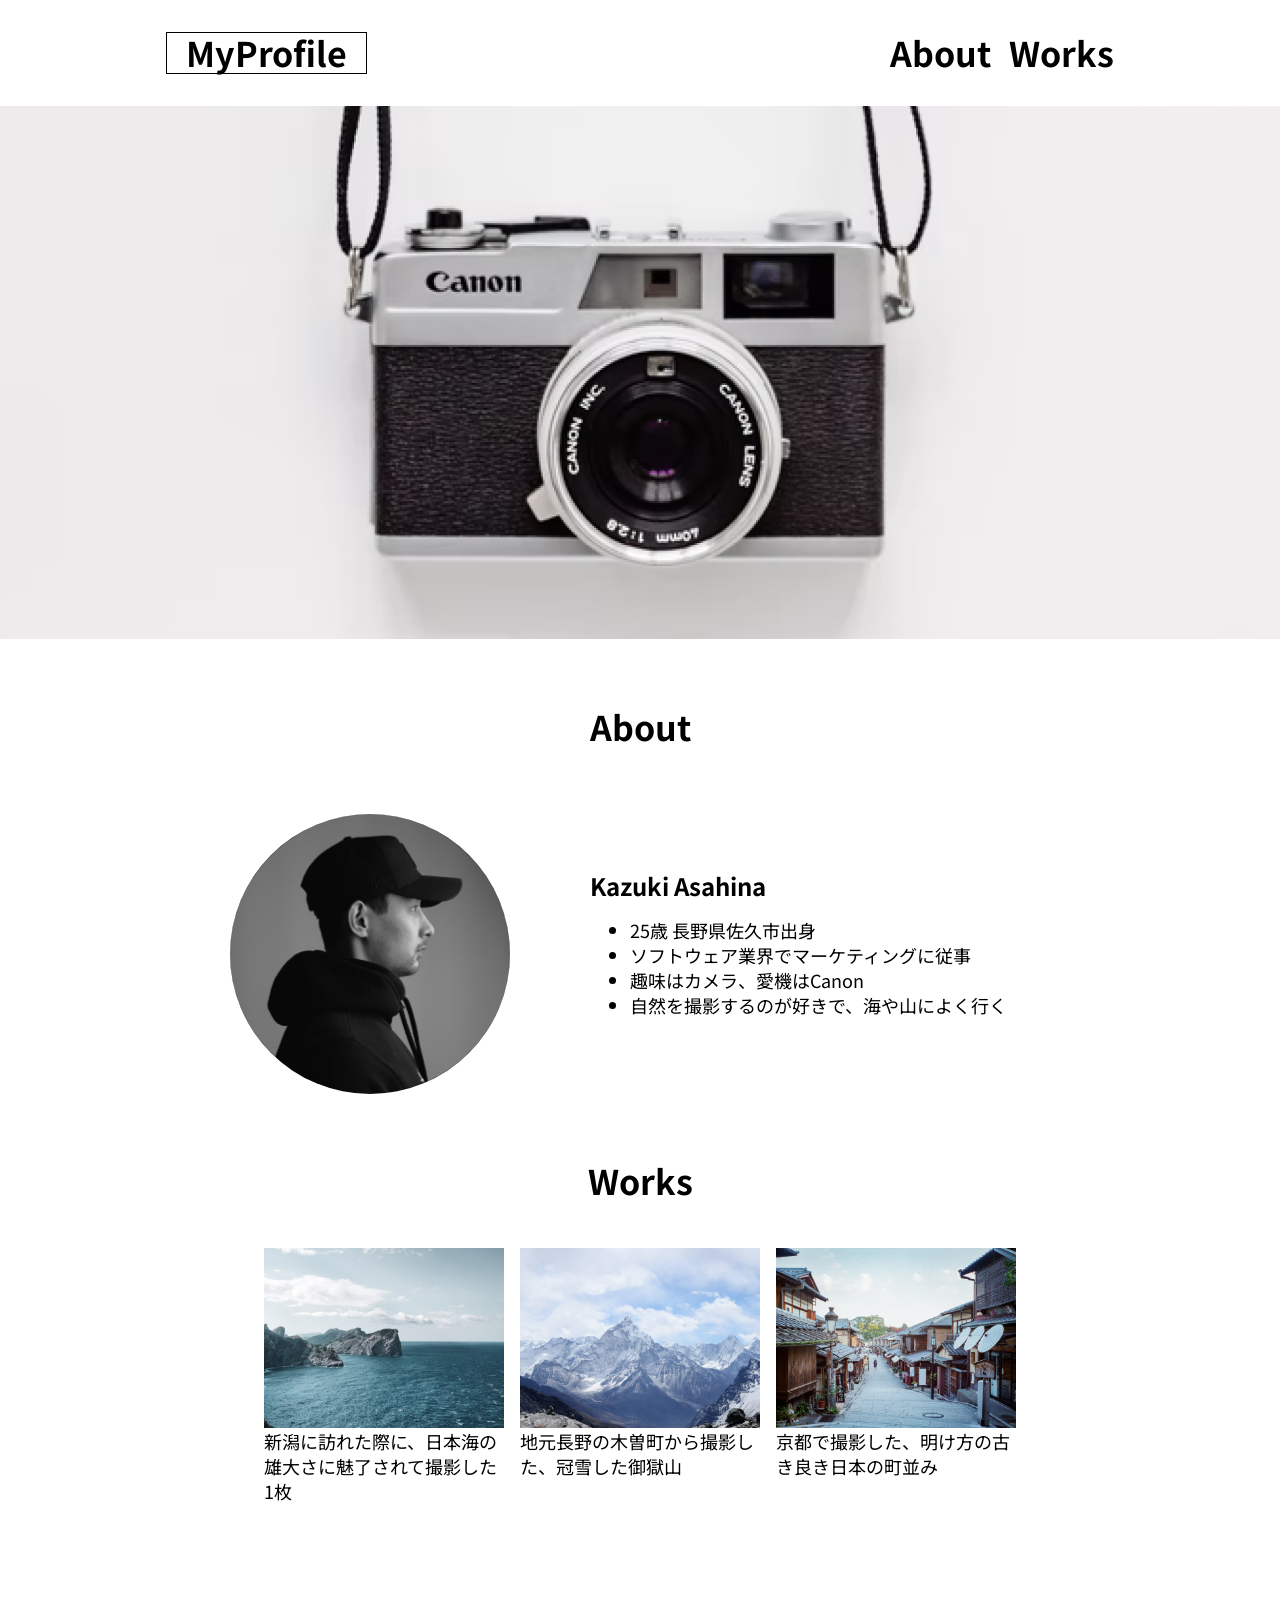
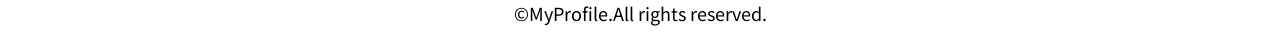
<file: kadai_001/index.html>
<!DOCTYPE html>
<html>
   <head>
    <title>My Profile</title>
    <meta charset="UTF-8">
    <meta name="description" content="Myprofileです">
    <meta name="viewport" content="width=device-width,initial-scale=1.0">
    <link rel="stylesheet" href="reset.css">
    <link rel="stylesheet" href="style.css">
    <link rel="preconnect" href="https://fonts.googleapis.com">
    <link rel="preconnect" href="https://fonts.gstatic.com" crossorigin>
    <link href="https://fonts.googleapis.com/css2?family=Noto+Sans+JP:wght@100..900&display=swap" rel="stylesheet">
  </head> 
  <body>
    <header>
        <div class="header">
            <div class="header-profile">MyProfile</div>
            <div class="header-nav">
                <a href="#about">About</a>
                <a href="#Works">Works</a>
            </div>
        </div>
    </header>
    <section class="top">
        <img src="images/main.png" alt="main">
    </section>
    <section id="about">
        <h1 class="h1">About</h1>
        <div class="about-inner">
            <img src="images/about.png" alt="about">
            <div class="about-profile">
                <h3 class="h3">Kazuki Asahina</h3>
                <ul>
                    <li>25歳 長野県佐久市出身</li>
                    <li>ソフトウェア業界でマーケティングに従事</li>
                    <li>趣味はカメラ、愛機はCanon</li>
                    <li>自然を撮影するのが好きで、海や山によく行く</li>
                </ul>
            </div>
        </div>
    </section>
    <section id="Works">
        <h2 class="h1">Works</h2>
        <div class="works-inner">
            <div class="works-inner2">
                <img src="images/works1.png" alt="works1">
                <p>新潟に訪れた際に、日本海の雄大さに魅了されて撮影した1枚
                </p>
            </div>
            <div class="works-inner2">
               <img src="images/works2.png" alt="works2">
                <p>地元長野の木曽町から撮影した、冠雪した御獄山</p>
            </div>
            <div class="works-inner2">
               <img src="images/works3.png" alt="works3">
               <p>京都で撮影した、明け方の古き良き日本の町並み</p>
            </div>
        </div>
    </section>
    <footer>
        <p>&copy;MyProfile.All rights reserved.</p>
    </footer>
  </body>
</html>
</file>
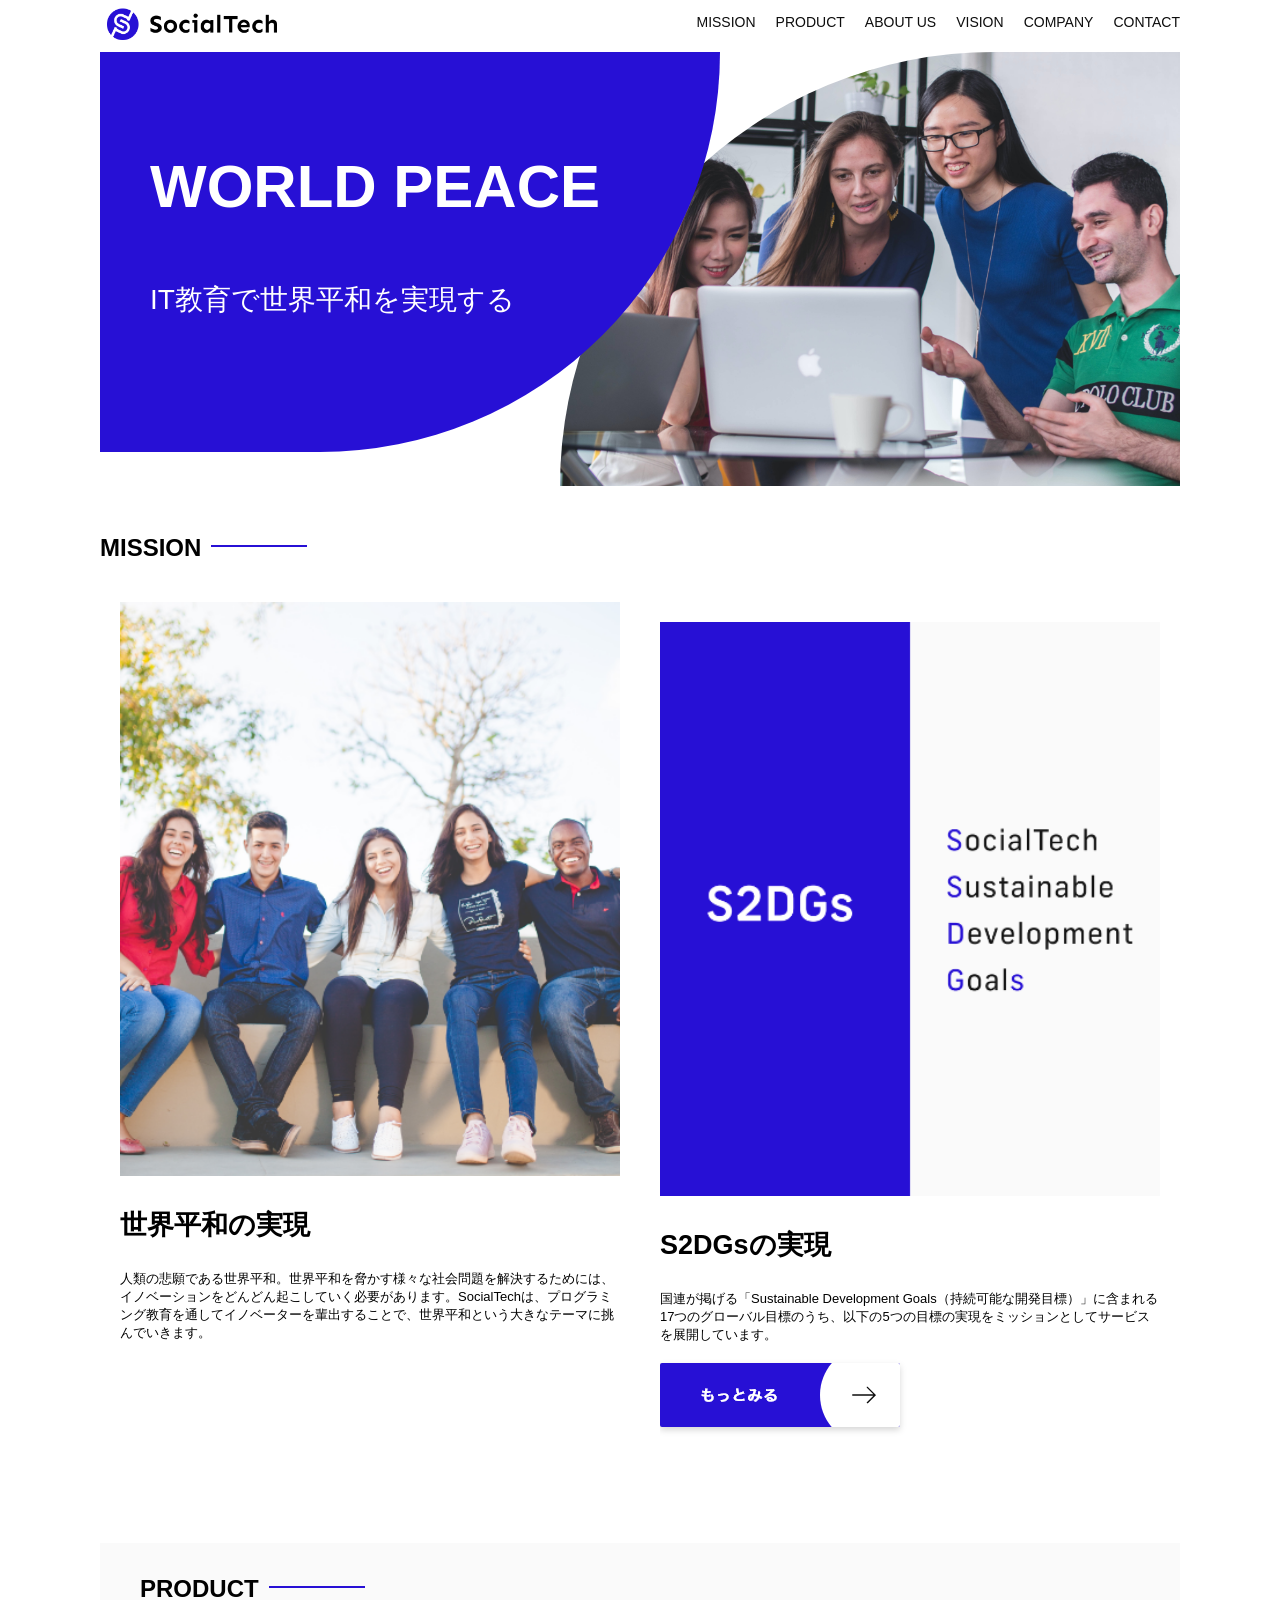
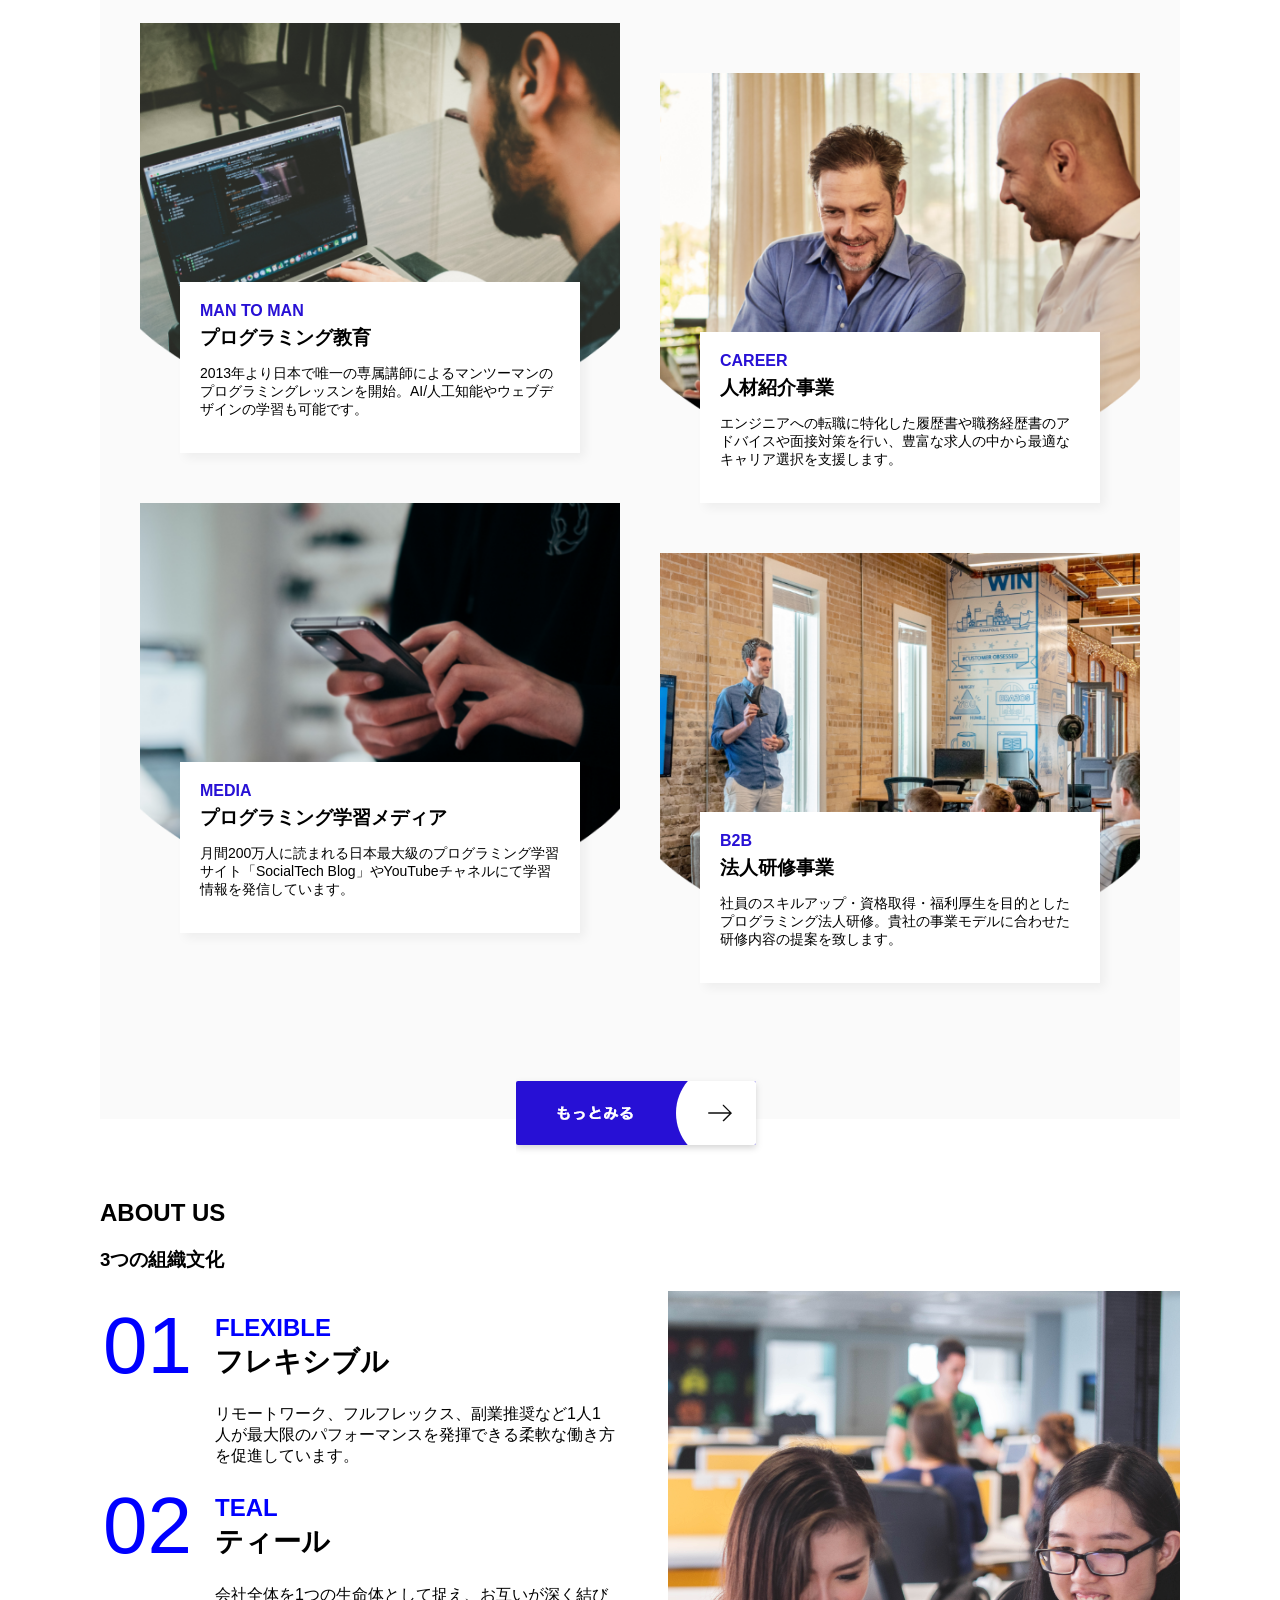
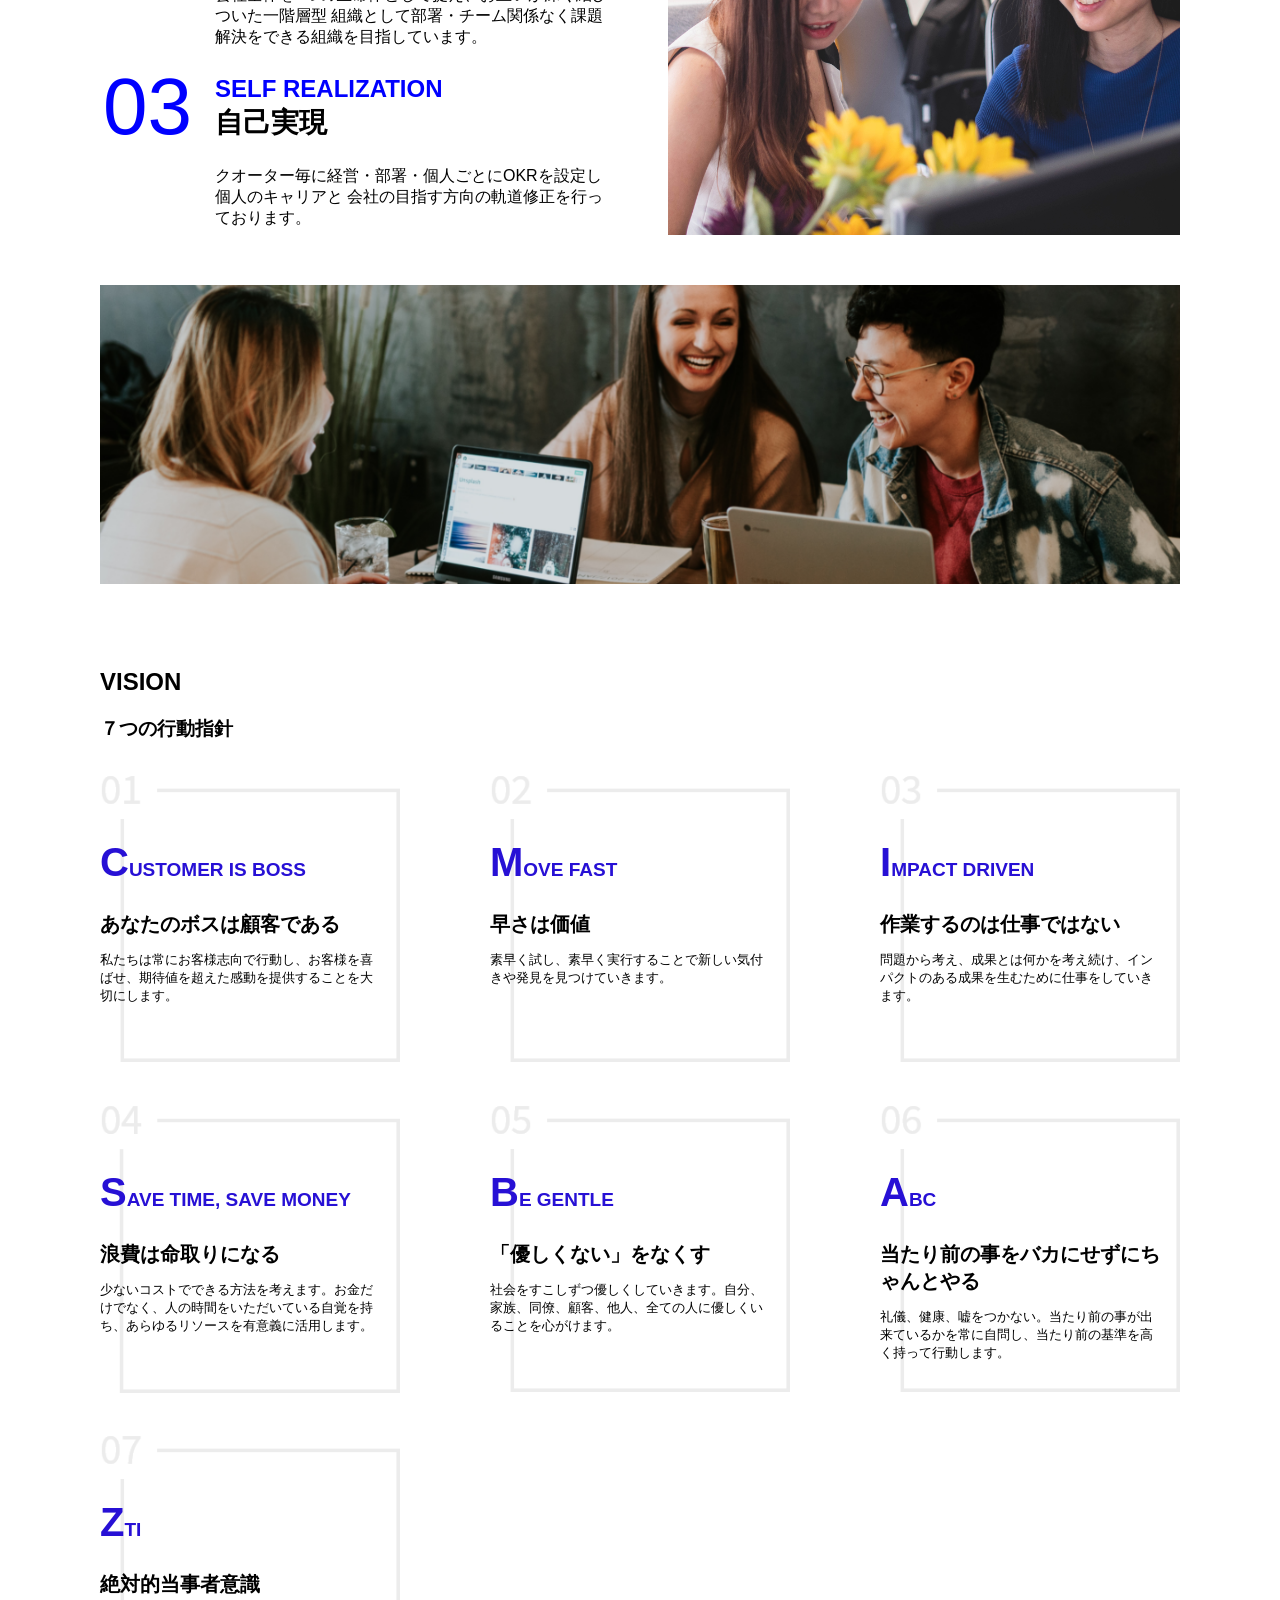
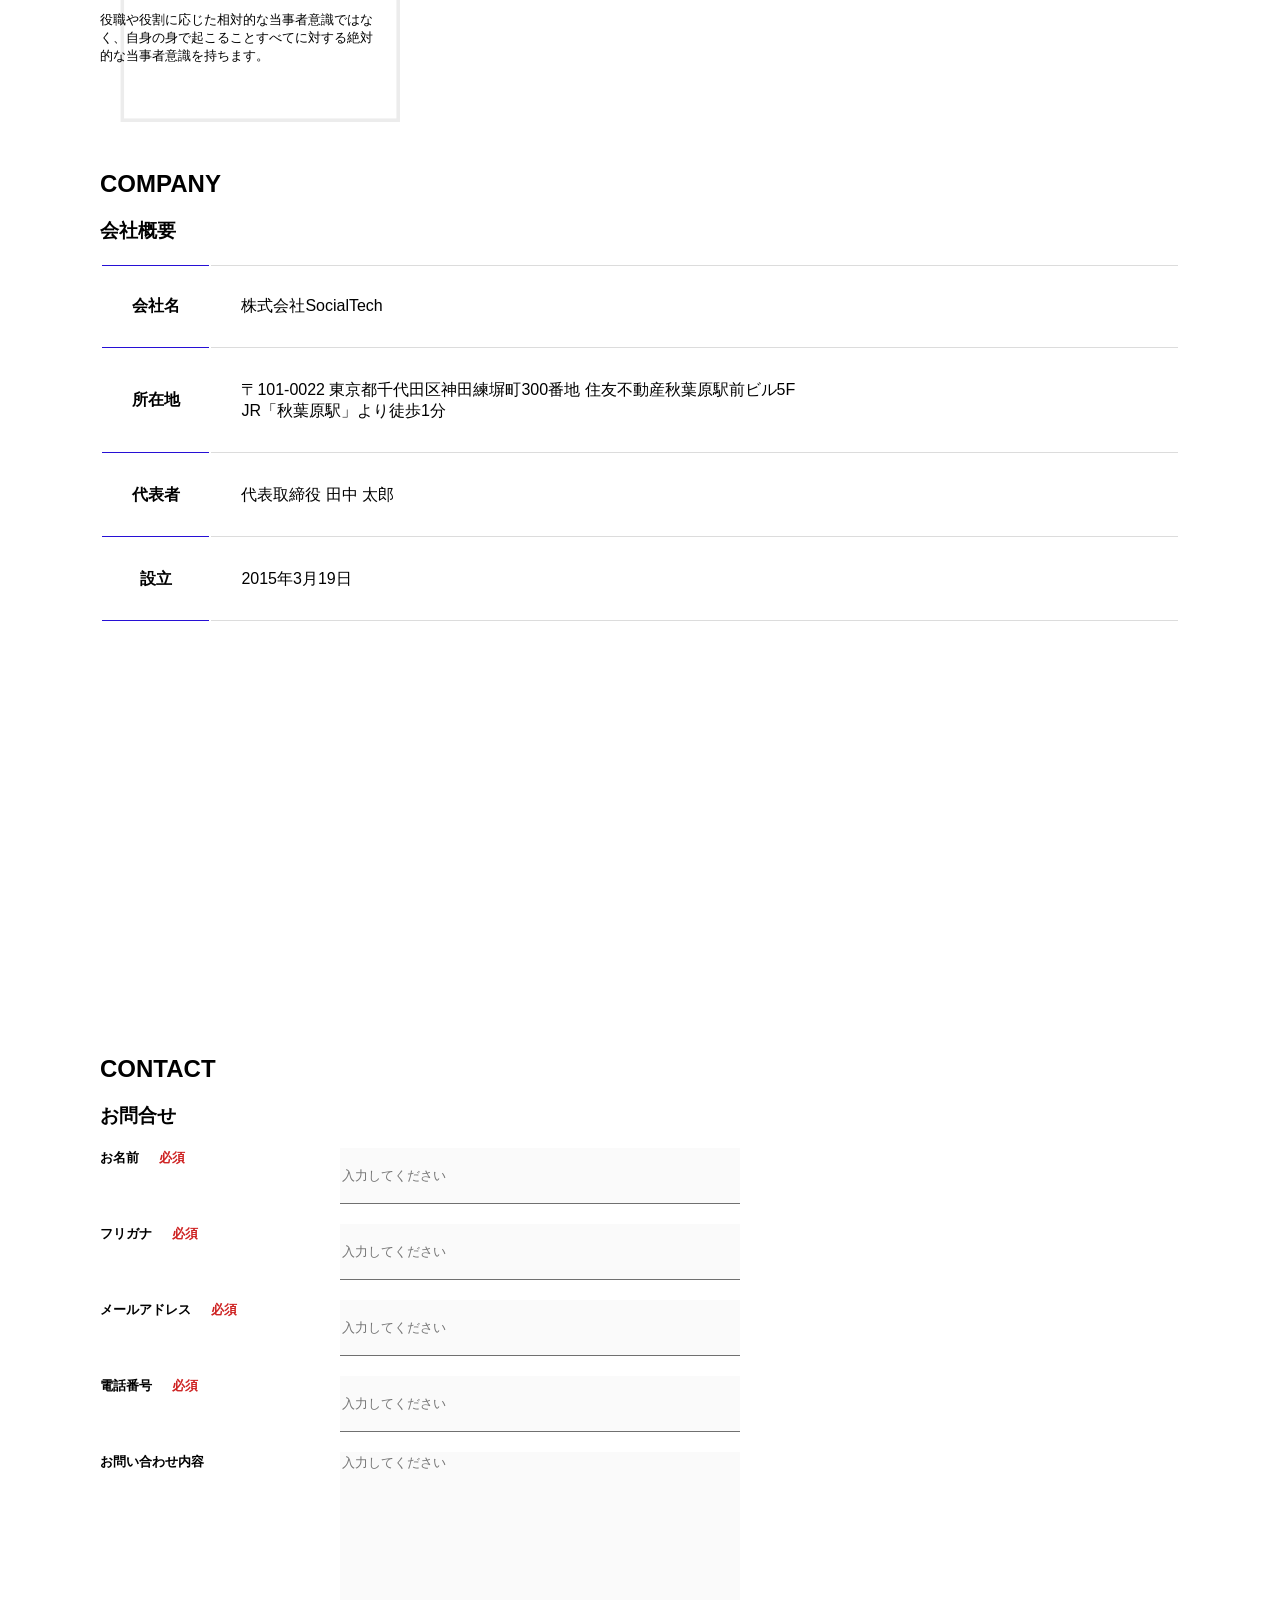
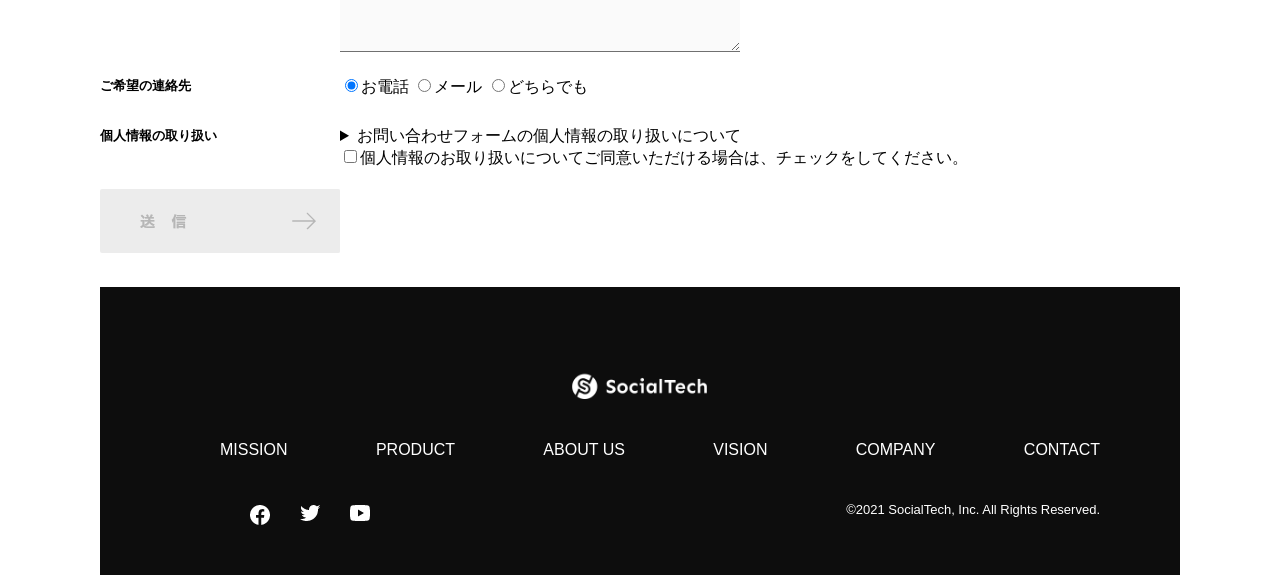
<file: socialtech/index.html>
<!DOCTYPE html>
<html>
  <head>
    <title>SocialTech</title>
    <meta charset="UTF-8">
    <meta name="description" content="SocialTechはEdTech業界のリーディングカンパニーを目指します。">
    <meta name="viewport" content="width=device-width,initial-scale=1.0">
    <link rel="stylesheet" href="style.css">
  </head>
  <body>
    <header>
      <a href="index.html" id="logo"><img src="images/logo.png" alt="トップページに戻る"></a>
      <nav id="nav_pc">
        <ul>
          <li><a href="mission.html">MISSION</a></li>
          <li><a href="product.html">PRODUCT</a></li>
          <li><a href="index.html#aboutus">ABOUT US</a></li>
          <li><a href="index.html#vision">VISION</a></li>
          <li><a href="index.html#company">COMPANY</a></li>
          <li><a href="index.html#contact">CONTACT</a></li>
        </ul>
      </nav>

      <button id="menu-sp" onclick="document.getElementById('nav-sp').style.display = 'block'">
        <img src="images/button-menu.png">
      </button>
      <div id="nav-sp">
        <button id="close" onclick="document.getElementById('nav-sp').style.display = 'none'">
          <img src="images/button-close.png">
        </button>
        <nav>
          <ul>
            <li>
              <a id="logo-sp" href="index.html" onclick="document.getElementById('nav-sp').style.display = 'none'"><img src="images/logo-sp.png"></a>
            </li>
            <li><a class="menu" href="mission.html" onclick="document.getElementById('nav-sp').style.display = 'none'">MISSION</a></li>
            <li><a class="menu" href="product.html" onclick="document.getElementById('nav-sp').style.display = 'none'">PRODUCT</a></li>
            <li><a class="menu" href="index.html#aboutus" onclick="document.getElementById('nav-sp').style.display = 'none'">ABOUT US</a></li>
            <li><a class="menu" href="index.html#vision" onclick="document.getElementById('nav-sp').style.display = 'none'">VISION</a></li>
            <li><a class="menu" href="index.html#company" onclick="document.getElementById('nav-sp').style.display = 'none'">COMPANY</a></li>
            <li><a class="menu" href="index.html#contact" onclick="document.getElementById('nav-sp').style.display = 'none'">CONTACT</a></li>
          </ul>
        </nav>
        <div id="sns">
           <a href="https://www.facebook.com/sejuku2013">
             <img src="images/button-facebook.png" alt="Facebookのリンク">
           </a>
           <a href="https://twitter.com/samuraijuku">
             <img src="images/button-twitter.png" alt="Twitterのリンク">
           </a>
           <a href="https://www.youtube.com/channel/UCCFOQO5aDK0xXam4cUQXT8g">
             <img src="images/button-youtube.png" alt="YouTubeのリンク">
           </a>  
        </div>
      </div>
    </header>
    <article>
      <section id="top">
      <div class="tytle">
        <h1>WORLD PEACE</h1>
        <p>IT教育で世界平和を実現する</p>
      </div>
      <img src="images/index/index-main.png">
      </section>
    </article>
    <!-- なんでarticle? -->
     <section id="mission">
      <h2>MISSION</h2>
      <div class="mission-part">
        <div>
          <img src="images/index/index-mission.png" alt="mission" class="mission-img1">
          <h3>世界平和の実現</h3>
          <p>人類の悲願である世界平和。世界平和を脅かす様々な社会問題を解決するためには、イノベーションをどんどん起こしていく必要があります。SocialTechは、プログラミング教育を通してイノベーターを輩出することで、世界平和という大きなテーマに挑んでいきます。</p>
        </div>
        <div>
          <img src="images/index/s2dgs.png" alt="s2dgs" class="mission-img2">
          <h3>S2DGsの実現</h3>
          <p>国連が掲げる「Sustainable Development Goals（持続可能な開発目標）」に含まれる17つのグローバル目標のうち、以下の5つの目標の実現をミッションとしてサービスを展開しています。</p>
          <a href="mission.html"><img src="images/button-more.png"  alt="もっと見る"></a>
        </div>
      </div>
     </section>
     <section>
      <div id="section">
        <h2>PRODUCT</h2>
        <div class="section-flex">
        <div class="section-right">
          <div>
            <img src="images/index/index-mantoman.png" alt="mantoman">
            <div class="section1">
              <span>MAN TO MAN</span>
              <h3>プログラミング教育</h3>
              <p>2013年より日本で唯一の専属講師によるマンツーマンのプログラミングレッスンを開始。AI/人工知能やウェブデザインの学習も可能です。</p>
            </div>
          </div>
          <div>
            <img src="images/index/index-media.png" alt="media">
            <div class="section1">
              <span>MEDIA</span>
              <h3>プログラミング学習メディア</h3>
              <p>月間200万人に読まれる日本最大級のプログラミング学習サイト「SocialTech Blog」やYouTubeチャネルにて学習情報を発信しています。</p>
            </div>
          </div>
        </div>
        <div class="section-left">
          <div>
            <img src="images/index/index-career.png" alt="career">
            <div class="section1">
              <span>CAREER</span>
              <h3>人材紹介事業</h3>
              <p>エンジニアへの転職に特化した履歴書や職務経歴書のアドバイスや面接対策を行い、豊富な求人の中から最適なキャリア選択を支援します。</p>
            </div>
          </div>
          <div>
            <img src="images/index/index-b2b.png" alt="b2b">
            <div class="section1">
              <span>B2B</span>
              <h3>法人研修事業</h3>
              <p>社員のスキルアップ・資格取得・福利厚生を目的としたプログラミング法人研修。貴社の事業モデルに合わせた研修内容の提案を致します。</p>
            </div>
          </div>
        </div>
        </div>
      <div class="section-more">
      <a href="product.html"><img src="images/button-more.png" alt="もっと見る"></a>
      </div>
      </div>
     </section>
     <section id="aboutus">
      <h2 class="index-h2">ABOUT US</h2>
      <h3>3つの組織文化</h3>
      <div>
        <table class="culture-table">
          <tr>
            <td class="culture-td">01</td>
            <th><span class="culture-th">FLEXIBLE</span><br>フレキシブル</th>
          </tr>
          <tr>
            <td></td>
            <td class="culture-td2">リモートワーク、フルフレックス、副業推奨など1人1人が最大限のパフォーマンスを発揮できる柔軟な働き方を促進しています。</td>
          </tr>
          <tr>
            <td class="culture-td">02</td>
            <th><span class="culture-th">TEAL</span><br>ティール</th>
          </tr>
          <tr>
            <td></td>
            <td class="culture-td2">	会社全体を1つの生命体として捉え、お互いが深く結びついた一階層型 組織として部署・チーム関係なく課題解決をできる組織を目指しています。</td>
          </tr>
          <tr>
            <td class="culture-td">03</td>
            <th><span class="culture-th">SELF REALIZATION</span><br>自己実現</th>
          </tr>
          <tr>
            <td></td>
            <td class="culture-td2">	クオーター毎に経営・部署・個人ごとにOKRを設定し個人のキャリアと 会社の目指す方向の軌道修正を行っております。</td>
          </tr>
        </table>
        <img class="culture-img" src="images/index/index-aboutus1.png">
      </div>
      <img class="culture-img2" src="images/index/index-aboutus2.png">
     </section>
     <section id="vision">
      <h2>VISION</h2>
      <h3>７つの行動指針</h3>
      <div>
            <div class="vision-box">
              <img src="images/index/vision-01.png">
              <div>
                <h4>CUSTOMER IS BOSS</h4>
                <h5>あなたのボスは顧客である</h5>
                <p>私たちは常にお客様志向で行動し、お客様を喜ばせ、期待値を超えた感動を提供することを大切にします。</p>
              </div>
              <!-- なんでこっちはh5使うのか -->
             </div>
             <div class="vision-box">
               <img src="images/index/vision-02.png" alt="02">
               <div>
                 <h4>MOVE FAST</h4>
                 <h5>早さは価値</h5>
                 <p>素早く試し、素早く実行することで新しい気付きや発見を見つけていきます。</p>
               </div>
             </div>
             <div class="vision-box">
               <img src="images/index/vision-03.png" alt="03">
               <div>
                 <h4>IMPACT DRIVEN</h4>
                 <h5>作業するのは仕事ではない</h5>
                 <p>問題から考え、成果とは何かを考え続け、インパクトのある成果を生むために仕事をしていきます。</p>
               </div>
             </div>
             <div class="vision-box">
               <img src="images/index/vision-04.png" alt="04">
               <div>
                 <h4>SAVE TIME, SAVE MONEY</h4>
                 <h5>浪費は命取りになる</h5>
                 <p>少ないコストでできる方法を考えます。お金だけでなく、人の時間をいただいている自覚を持ち、あらゆるリソースを有意義に活用します。</p>
               </div>
             </div>
             <div class="vision-box">
               <img src="images/index/vision-05.png" alt="05">
               <div>
                 <h4>BE GENTLE</h4>
                 <h5>「優しくない」をなくす</h5>
                 <p>社会をすこしずつ優しくしていきます。自分、家族、同僚、顧客、他人、全ての人に優しくいることを心がけます。</p>
               </div>
             </div>
             <div class="vision-box">
               <img src="images/index/vision-06.png" alt="06">
               <div>
                 <h4>ABC</h4>
                 <h5>当たり前の事をバカにせずにちゃんとやる</h5>
                 <p>礼儀、健康、嘘をつかない。当たり前の事が出来ているかを常に自問し、当たり前の基準を高く持って行動します。</p>
               </div>
             </div>
             <div class="vision-box">
               <img src="images/index/vision-07.png" alt="07">
               <div>
                 <h4>ZTI</h4>
                 <h5>絶対的当事者意識</h5>
                 <p>役職や役割に応じた相対的な当事者意識ではなく、自身の身で起こることすべてに対する絶対的な当事者意識を持ちます。</p>
               </div>
             </div>
      </div>
     </section>
     <section id="company">
      <h2>COMPANY</h2>
      <h3>会社概要</h3>
      <table class="company-table">
        <tr>
          <th class="company-th company-th1">会社名</th>
          <td class="company-td company-td1">株式会社SocialTech</td>
        </tr>
        <tr>
          <th class="company-th">所在地</th>
          <td class="company-td">〒101-0022 東京都千代田区神田練塀町300番地 住友不動産秋葉原駅前ビル5F<br>JR「秋葉原駅」より徒歩1分</td>
        </tr>
        <tr>
          <th class="company-th">代表者</th>
          <td class="company-td">代表取締役 田中 太郎</td>
        </tr>
        <tr>
          <th class="company-th">設立</th>
          <td class="company-td">2015年3月19日</td>
        </tr>
      </table>
      <iframe src="https://www.google.com/maps/embed?pb=!1m18!1m12!1m3!1d3240.0688551336807!2d139.7720776771055!3d35.69992317258124!2m3!1f0!2f0!3f0!3m2!1i1024!2i768!4f13.1!3m3!1m2!1s0x60188fee13660e23%3A0x77137876edf742ac!2z5L2P5Y-L5LiN5YuV55Sj56eL6JGJ5Y6f6aeF5YmN44OT44Or!5e0!3m2!1sja!2sjp!4v1704858013291!5m2!1sja!2sjp" 
        style="border: 0" allowfullscreen="" loading="lazy">
      </iframe>
     </section>
     <section id="contact">
      <h2>CONTACT</h2>
      <h3>お問合せ</h3>
      <form>
        <div>
          <div class="contactform">
            <label class="contact-label">お名前<span class="contact-label2">必須</span></label>
          </div>
          <div>
            <input type="text" name="name" placeholder="入力してください" class="contact-box">
          </div>
        </div>
        <div>
          <div class="contactform">
            <label class="contact-label">フリガナ<span class="contact-label2">必須</span></label>
          </div>
          <div>
            <input type="text" name="hurigana" placeholder="入力してください" class="contact-box">
          </div>
        </div>
        <div>
          <div class="contactform">
            <label class="contact-label">メールアドレス<span class="contact-label2">必須</span></label>
          </div>
          <div>
            <input type="text" name="email" placeholder="入力してください" class="contact-box">
          </div>
        </div>
        <div>
          <div class="contactform">
            <label class="contact-label">電話番号<span class="contact-label2">必須</span></label>
          </div>
          <div>
            <input type="text" name="tel" placeholder="入力してください" class="contact-box">
          </div>
        </div>
        <div>
          <div class="contactform">
            <label class="contact-label">お問い合わせ内容<span class="contact-label2"></span></label>
          </div>
          <div>
            <textarea name="ask" placeholder="入力してください" class="contact-textarea"></textarea>
          </div>
        </div>
        <div>
          <div class="contactform">
            <label class="contact-label">ご希望の連絡先<span class="contact-label2"></span></label>
          </div>
          <div class="contact-input">
            <input class="radiobutton" type="radio" value="tel" name="contact" checked><label>お電話</label>
            <input class="radiobutton" type="radio" value="mail" name="contact"><label>メール</label>
            <input class="radiobutton" type="radio" value="both" name="contact"><label>どちらでも</label>
        </div>
        </div>
        <div>
          <div class="contactform">
            <label class="contact-label">個人情報の取り扱い</label>
          </div>
          <div>
            <details>
              <summary>お問い合わせフォームの個人情報の取り扱いについて</summary>
              <div>
                     <dl>
                       <dt>１．組織の名称又は氏名</dt>
                       <dd>株式会社SocialTech</dd>
                       <dt>２．個人情報保護管理者（若しくはその代理人）の氏名又は職名、所属及び連絡先</dt>
                       <dd>
                         <p>鈴木 一郎 コーポレート部</p>
                         <p>メールアドレス：samurai@example.com</p>
                         <p>TEL：03-1234-5678</p>
                       </dd>
                       <dt>３．個人情報の利用目的</dt>
                       <dd>
                         <ul>
                           <li>本サービス及び本サービスに関連する情報の提供又はそれらに関する連絡のため</li>
                           <li>ユーザーの本人確認のため</li>
                           <li>当社サービスのご案内のため</li>
                           <li>当社の商品等の広告または宣伝（電子メールによるものを含むものとします。）</li>
                         </ul>
                       </dd>
                       <dt>４．個人情報の取り扱い業務の委託</dt>
                       <dd>個人情報の取扱業務の全部または一部を外部に業務委託する場合があります。その際、弊社は、個人情報を適切に保護できる管理体制を敷き実行していることを条件として委託先を厳選したうえで、機密保持契約を委託先と締結し、お客様の個人情報を厳密に管理させます。</dd>
                       <dt>５．個人情報の開示等の請求</dt>
                       <dd>
                         お客様は、弊社に対してご自身の個人情報の開示等（利用目的の通知、開示、内容の訂正・追加・削除、利用の停止または消去、第三者への提供の停止）に関して、当社問合わせ窓口に申し出ることができます。<br>
                         その際、弊社はお客様ご本人を確認させていただいたうえで、合理的な期間内に対応いたします。<br>
                         なお、個人情報に関する弊社問合わせ先は、次の通りです。
                       </dd>
                       <dd>
                         <p>株式会社SocialTech　個人情報問合せ窓口</p>
                         <p>〒150-0043　東京都千代田区神田練塀町300番地 住友不動産秋葉原駅前ビル5F</p>
                         <p>メールアドレス：samurai@example.com　TEL：03-1234-5678</p>
                       </dd>
 
                       <dt>６．個人情報を提供されることの任意性について</dt>
                       <dd>お客様がご自身の個人情報を弊社に提供されるか否かは、お客様のご判断によりますが、もしご提供されない場合には、適切なサービスが提供できない場合がありますので予めご了承ください。</dd>
                     </dl>
                   </div>
                 
            </details>
            <input type="checkbox" name="agree"><span>個人情報のお取り扱いについてご同意いただける場合は、チェックをしてください。</span>
          </div>
        </div>
        <input type="image" src="images/button-submit.png">
      </form>
     </section>
     <footer>
      <div class="footerlogo">
        <img src="images/logo-sp.png">
      </div>
      <ul>
        <li><a href="mission.html">MISSION</a></li>
        <li><a href="product.html">PRODUCT</a></li>
        <li><a href="#aboutus">ABOUT US</a></li>
        <li><a href="#vision">VISION</a></li>
        <li><a href="#company">COMPANY</a></li>
        <li><a href="#contact">CONTACT</a></li>
      </ul>
      <div class="footer2">
        <ul>
          <li><a href=""><img src="images/button-facebook.png"></a></li>
          <li><a hred=""><img src="images/button-twitter.png"></a></li>
          <li><a href=""><img src="images/button-youtube.png"></a></li>
        </ul>
        <p>&copy;2021 SocialTech, Inc. All Rights Reserved.</p>
      </div>
     </footer>
  </body>
</html>
</file>
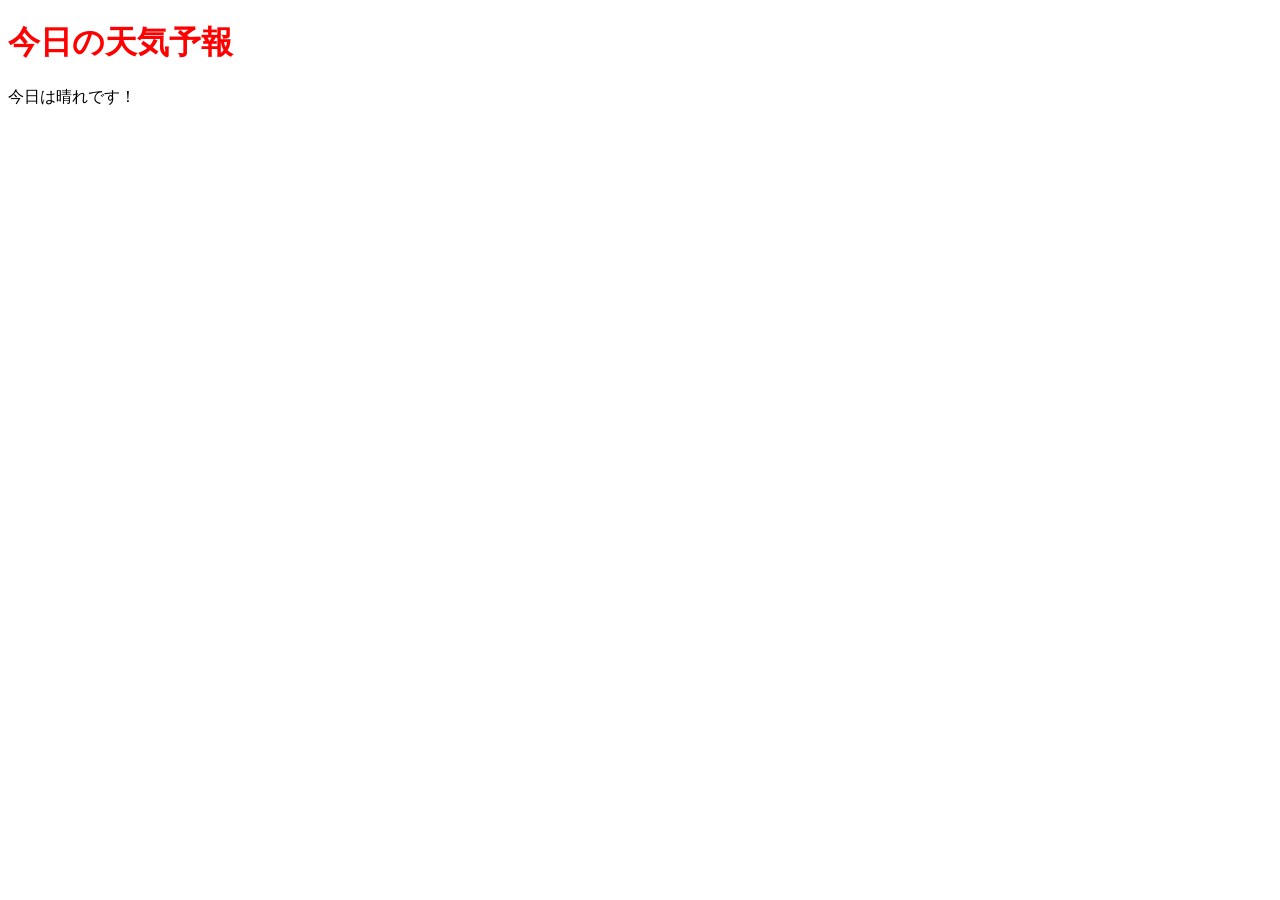
<file: kadai_006/weather.html>
<!DOCTYPE html>
<html lang="ja">
    <head>
        <meta charset="UTF-8">
        <title>jQueryの基礎を学ぼう_6章課題</title>
        <link rel="stylesheet" href="weather.css">
    </head>
    <body>
        <h1 id="target">今日の天気予報</h1>
        <p>今日は晴れです！</p>
        <script src="https://code.jquery.com/jquery-3.6.0.min.js"></script>
        <script src="weather.js"></script>
    </body>
</html>
</file>
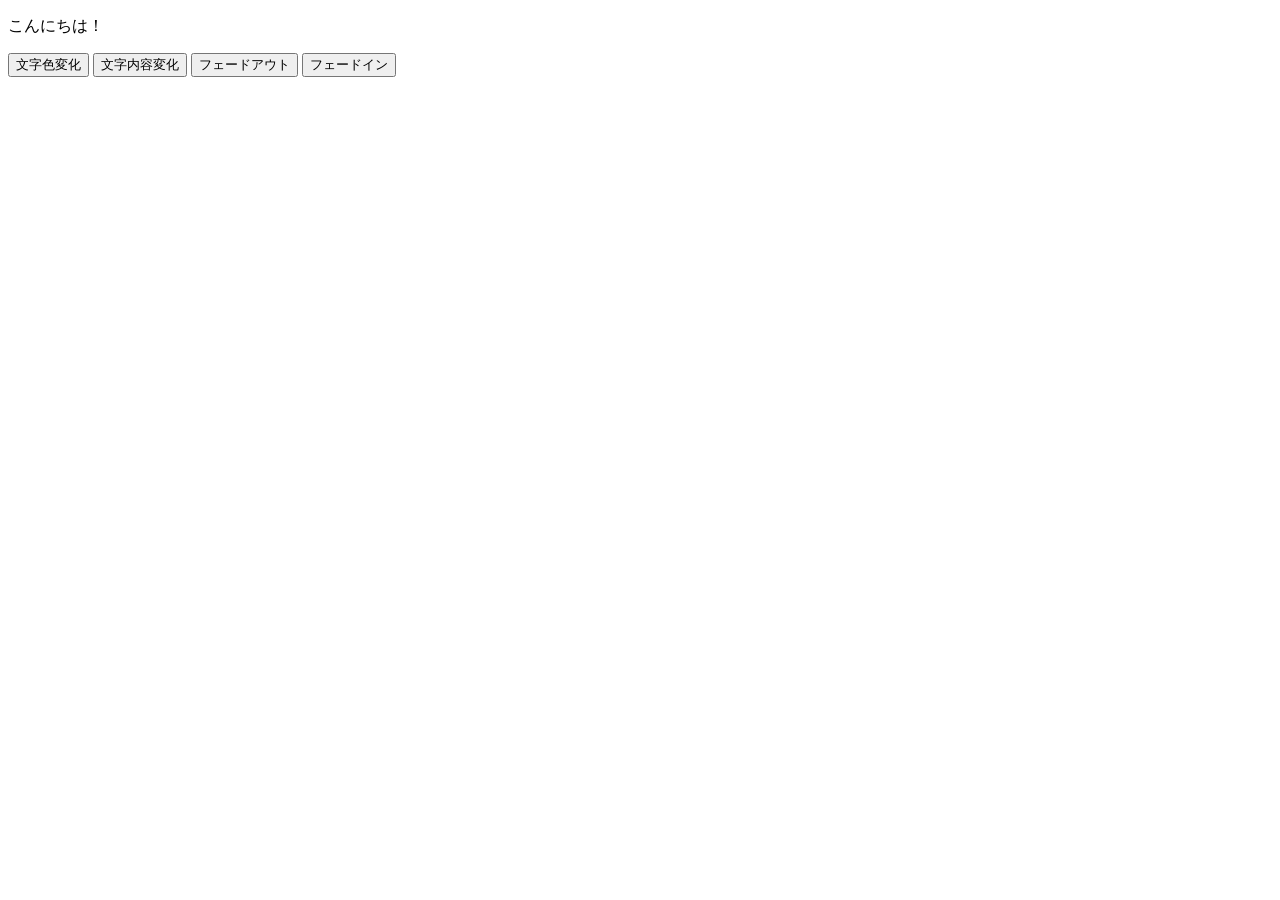
<file: kadai_010/summary.html>
<!DOCTYPE html>
<html lang="ja">
  <head>
    <meta charset="UTF-8">
    <title>jQueryの基礎を学ぼう_10章課題</title>
  </head>
  <body>
    <div>
      <p id="target">こんにちは！</p>
      <button id="change-color">文字色変化</button>
      <button id="change-text">文字内容変化</button>
      <button id="fade-out">フェードアウト</button>
      <button id="fade-in">フェードイン</button>
    </div>
<script src="https://code.jquery.com/jquery-3.6.0.min.js"></script>
<script src="summary.js"></script>
  </body>
</html>
</file>
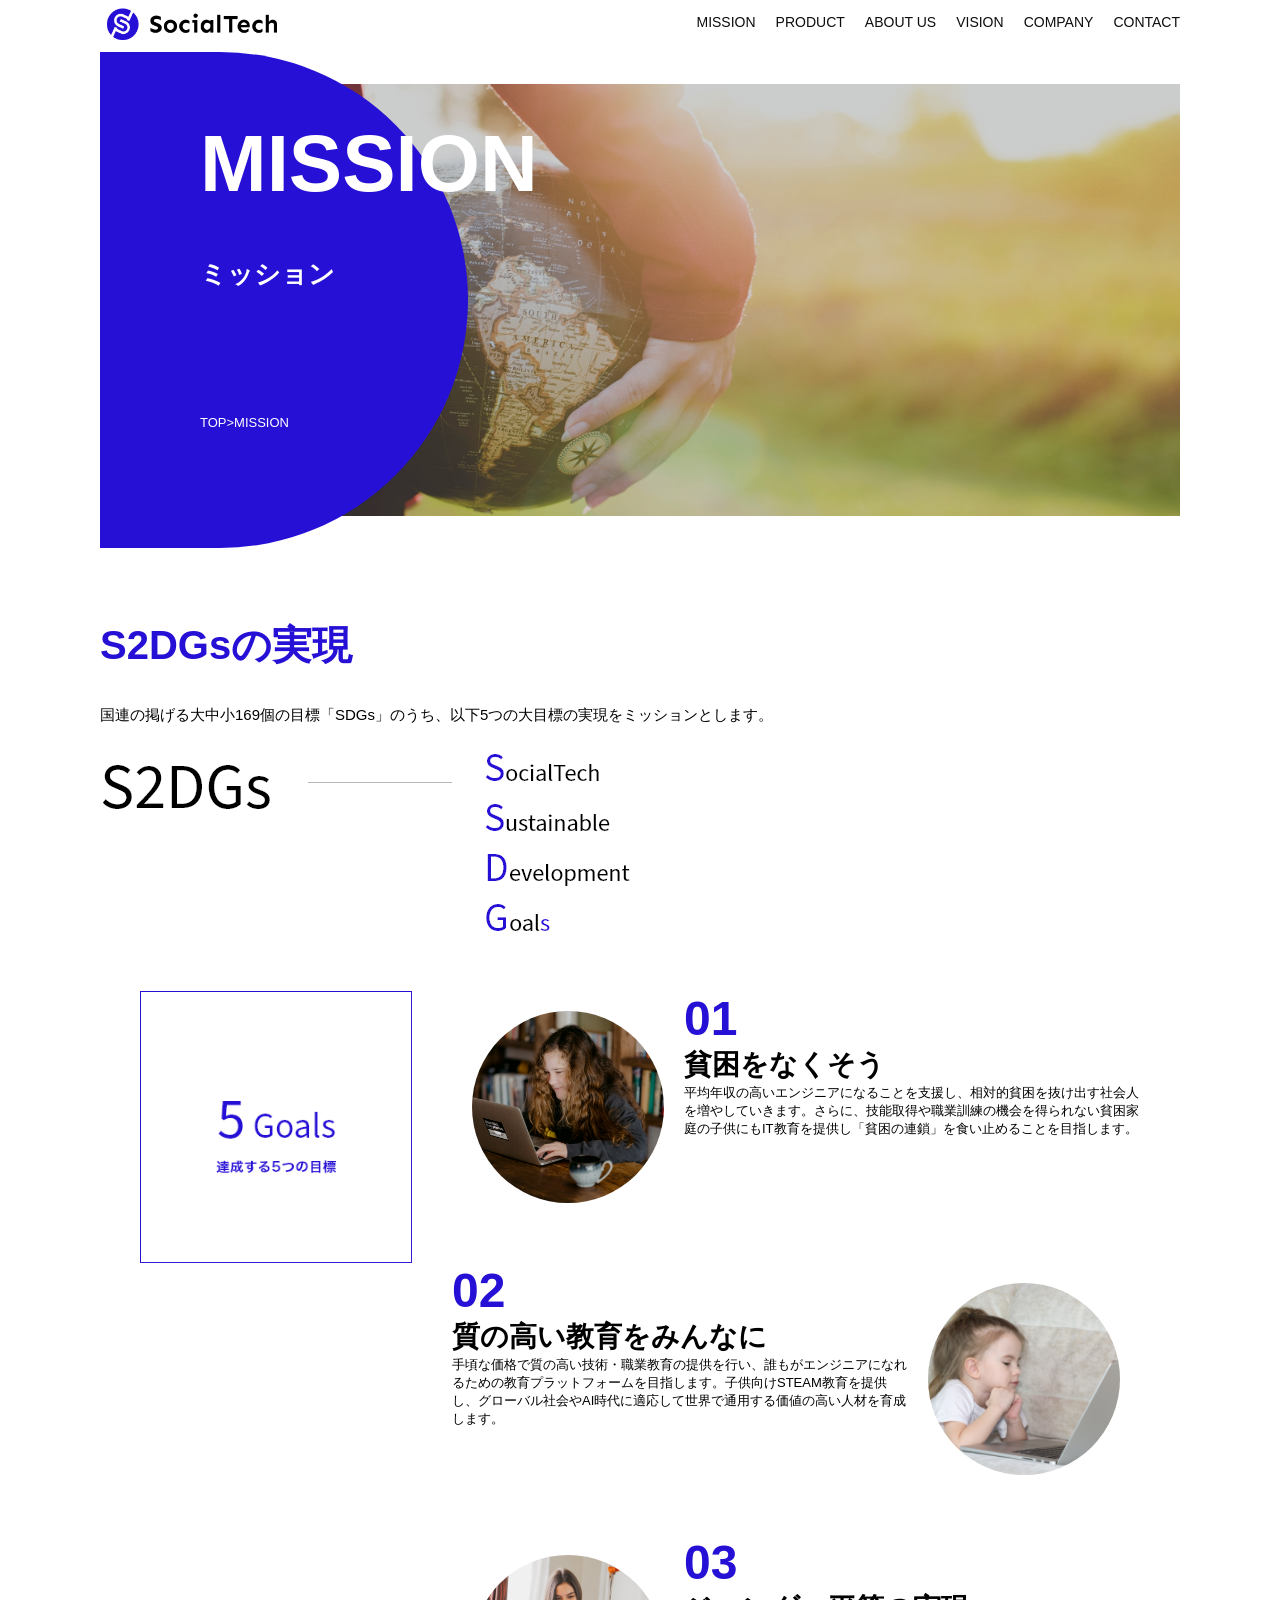
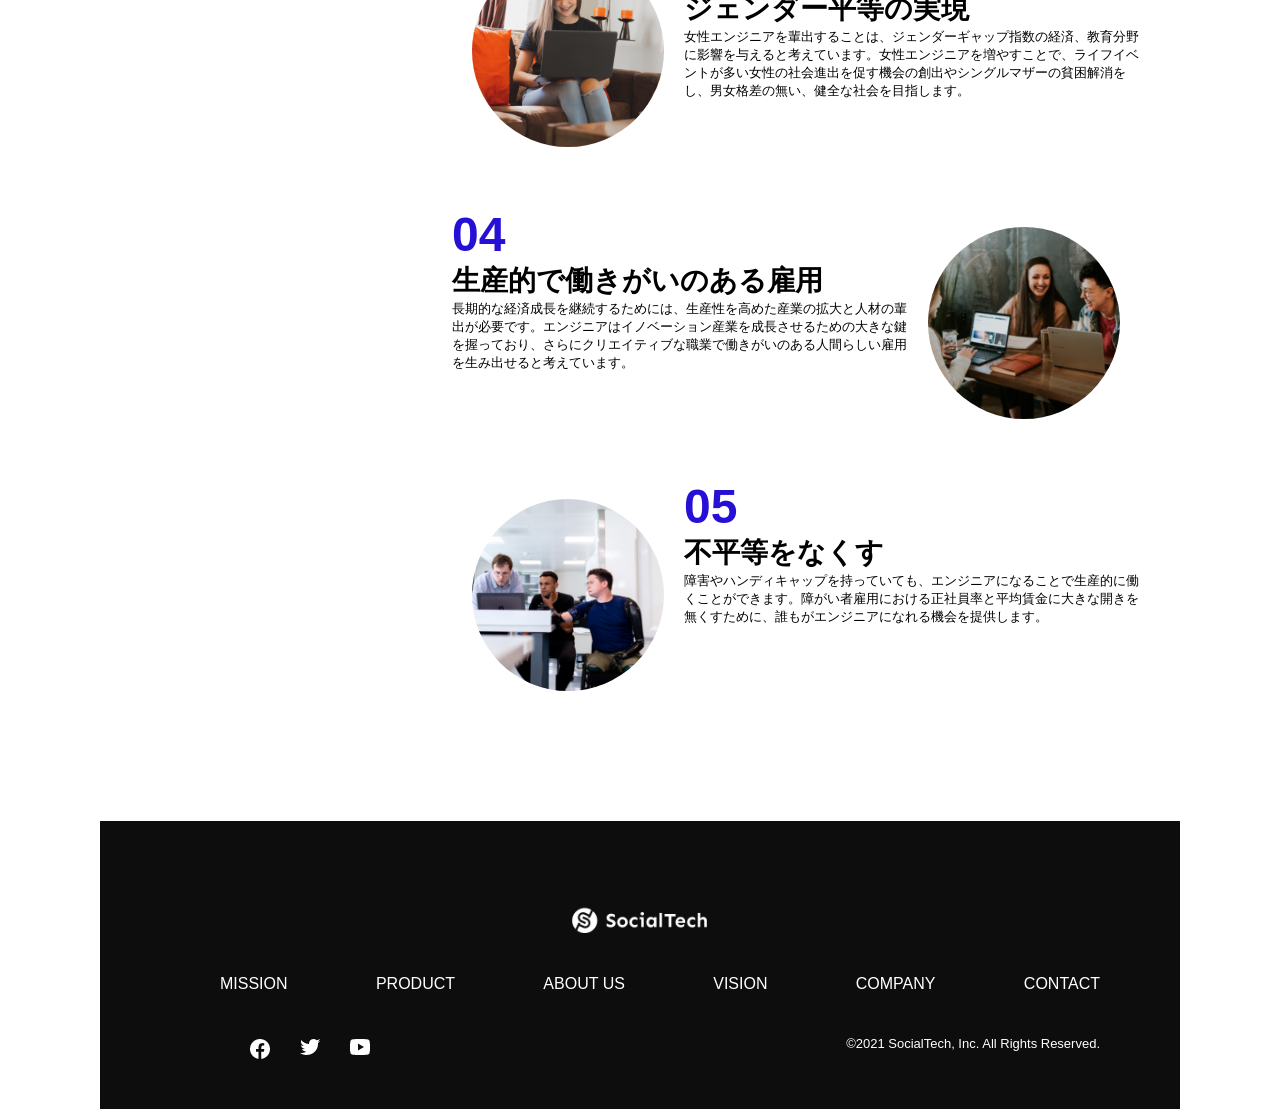
<file: socialtech/mission.html>
<!DOCTYPE html>
<html>
  <head>
    <title>SocialTech-MISSIONミッション-</title>
    <meta charset="UTF-8">
    <meta name="description" content="SocialTechが目指す5つの目標（S2DGs）を紹介します">
    <meta name="viewport" content="width=device-width,initial-scale=1.0">
    <link rel="stylesheet" href="style.css">
  </head>
  <body>
    <header>
      <a href="index.html" id="logo"><img src="images/logo.png" alt="トップページに戻る"></a>
      <nav id="nav_pc">
        <ul>
          <li><a href="mission.html">MISSION</a></li>
          <li><a href="product.html">PRODUCT</a></li>
          <li><a href="index.html#aboutus">ABOUT US</a></li>
          <li><a href="index.html#vision">VISION</a></li>
          <li><a href="index.html#company">COMPANY</a></li>
          <li><a href="index.html#contact">CONTACT</a></li>
        </ul>
      </nav>

      <button id="menu-sp" onclick="document.getElementById('nav-sp').style.display = 'block'">
        <img src="images/button-menu.png">
      </button>
      <div id="nav-sp">
        <button id="close" onclick="document.getElementById('nav-sp').style.display = 'none'">
          <img src="images/button-close.png">
        </button>
        <nav>
          <ul>
            <li>
              <a id="logo-sp" href="index.html" onclick="document.getElementById('nav-sp').style.display = 'none'"><img src="images/logo-sp.png"></a>
            </li>
            <li><a class="menu" href="mission.html" onclick="document.getElementById('nav-sp').style.display = 'none'">MISSION</a></li>
            <li><a class="menu" href="product.html" onclick="document.getElementById('nav-sp').style.display = 'none'">PRODUCT</a></li>
            <li><a class="menu" href="index.html#aboutus" onclick="document.getElementById('nav-sp').style.display = 'none'">ABOUT US</a></li>
            <li><a class="menu" href="index.html#vision" onclick="document.getElementById('nav-sp').style.display = 'none'">VISION</a></li>
            <li><a class="menu" href="index.html#company" onclick="document.getElementById('nav-sp').style.display = 'none'">COMPANY</a></li>
            <li><a class="menu" href="index.html#contact" onclick="document.getElementById('nav-sp').style.display = 'none'">CONTACT</a></li>
          </ul>
        </nav>
        <div id="sns">
           <a href="https://www.facebook.com/sejuku2013">
             <img src="images/button-facebook.png" alt="Facebookのリンク">
           </a>
           <a href="https://twitter.com/samuraijuku">
             <img src="images/button-twitter.png" alt="Twitterのリンク">
           </a>
           <a href="https://www.youtube.com/channel/UCCFOQO5aDK0xXam4cUQXT8g">
             <img src="images/button-youtube.png" alt="YouTubeのリンク">
           </a>  
        </div>
      </div>
    </header>

    <section id="missionmain">
      <div class="mission_main__inner">
        <div class="mission_title">
          <h1>MISSION<br><span class="mission_title__sub">ミッション</span></h1>
          <p>TOP>MISSION</p>
        </div> 
      </div>
    </section>
    <section id="S2DGS">
      <h2>S2DGsの実現</h2>
      <p>国連の掲げる大中小169個の目標「SDGs」のうち、以下5つの大目標の実現をミッションとします。</p>
      <img src="images/mission/mission-s2dgs.png">
    </section>
    <section id="goals">
      <div class="goals_img">
        <img src="images/mission/mission-5goals.png">
      </div>
      <div class="goals_detail">
        <div>
          <img class=goals_img_left src="images/mission/mission-5goals01.png">
          <div>
            <span>01</span>
          <h3>貧困をなくそう</h3>
          <p>平均年収の高いエンジニアになることを支援し、相対的貧困を抜け出す社会人を増やしていきます。さらに、技能取得や職業訓練の機会を得られない貧困家庭の子供にもIT教育を提供し「貧困の連鎖」を食い止めることを目指します。</p>
          </div>
        </div>
        <div>
          <div class="goals_right">
            <span>02</span>
          <h3>質の高い教育をみんなに</h3>
          <p>手頃な価格で質の高い技術・職業教育の提供を行い、誰もがエンジニアになれるための教育プラットフォームを目指します。子供向けSTEAM教育を提供し、グローバル社会やAI時代に適応して世界で通用する価値の高い人材を育成します。</p>
          </div>
          <img class=goals_img_right src="images/mission/mission-5goals02.png">
        </div>
        <div>
          <img class=goals_img_left src="images/mission/mission-5goals03.png">
          <div>
            <span>03</span>
          <h3>ジェンダー平等の実現</h3>
          <p>女性エンジニアを輩出することは、ジェンダーギャップ指数の経済、教育分野に影響を与えると考えています。女性エンジニアを増やすことで、ライフイベントが多い女性の社会進出を促す機会の創出やシングルマザーの貧困解消をし、男女格差の無い、健全な社会を目指します。</p>
          </div>
        </div>
        <div>
          <div class="goals_right">
            <span>04</span>
          <h3>生産的で働きがいのある雇用</h3>
          <p>長期的な経済成長を継続するためには、生産性を高めた産業の拡大と人材の輩出が必要です。エンジニアはイノベーション産業を成長させるための大きな鍵を握っており、さらにクリエイティブな職業で働きがいのある人間らしい雇用を生み出せると考えています。</p>
          
          </div>
          <img class=goals_img_right src="images/mission/mission-5goals04.png">
        </div>
        <div>
          <img class=goals_img_left src="images/mission/mission-5goals05.png">
          <div>
            <span>05</span>
          <h3>不平等をなくす</h3>
          <p>障害やハンディキャップを持っていても、エンジニアになることで生産的に働くことができます。障がい者雇用における正社員率と平均賃金に大きな開きを無くすために、誰もがエンジニアになれる機会を提供します。</p>
        
          </div>
        </div>
      </div>
    </div>
    </section>
    <footer>
      <div class="footerlogo">
        <img src="images/logo-sp.png">
      </div>
      <ul>
        <li><a href="mission.html">MISSION</a></li>
        <li><a href="product.html">PRODUCT</a></li>
        <li><a href="#aboutus">ABOUT US</a></li>
        <li><a href="#vision">VISION</a></li>
        <li><a href="#company">COMPANY</a></li>
        <li><a href="#contact">CONTACT</a></li>
      </ul>
      <div class="footer2">
        <ul>
          <li><a href=""><img src="images/button-facebook.png"></a></li>
          <li><a hred=""><img src="images/button-twitter.png"></a></li>
          <li><a href=""><img src="images/button-youtube.png"></a></li>
        </ul>
        <p>&copy;2021 SocialTech, Inc. All Rights Reserved.</p>
      </div>
     </footer>
  </body>
</html>
</file>
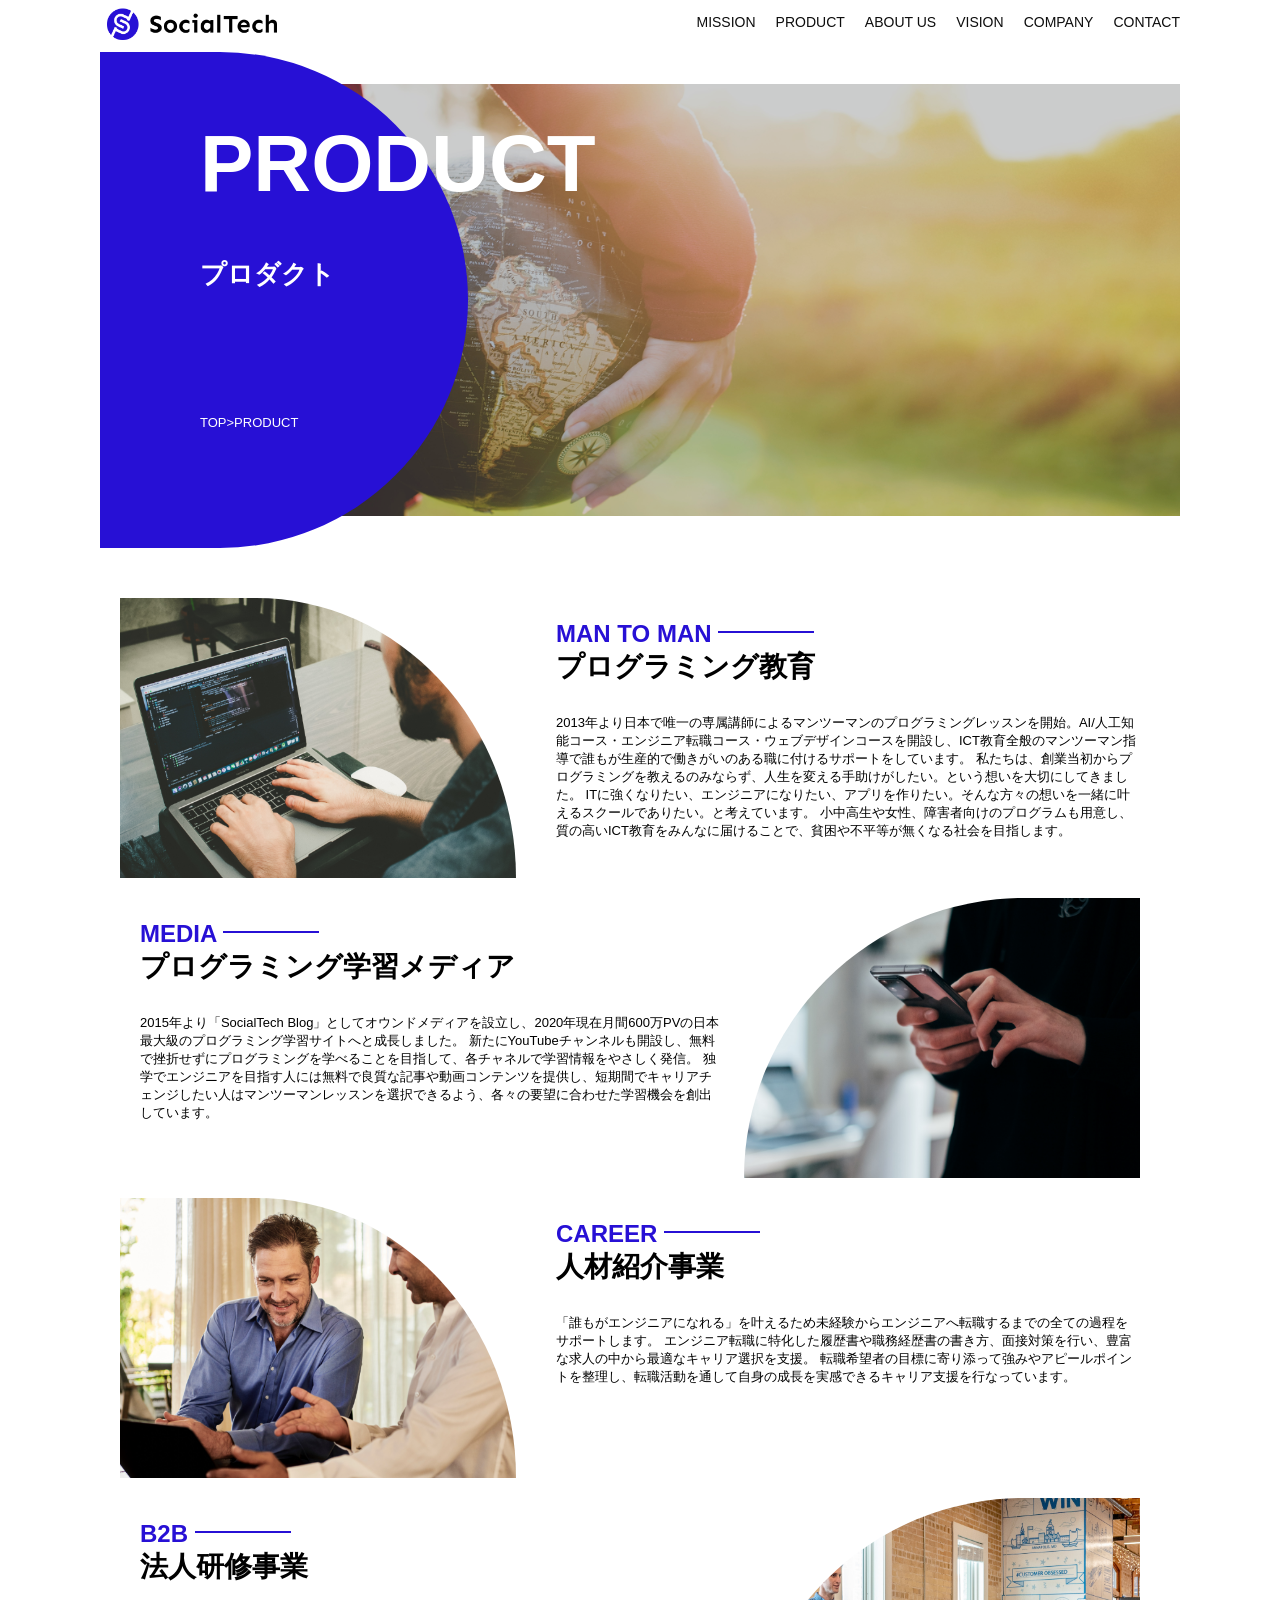
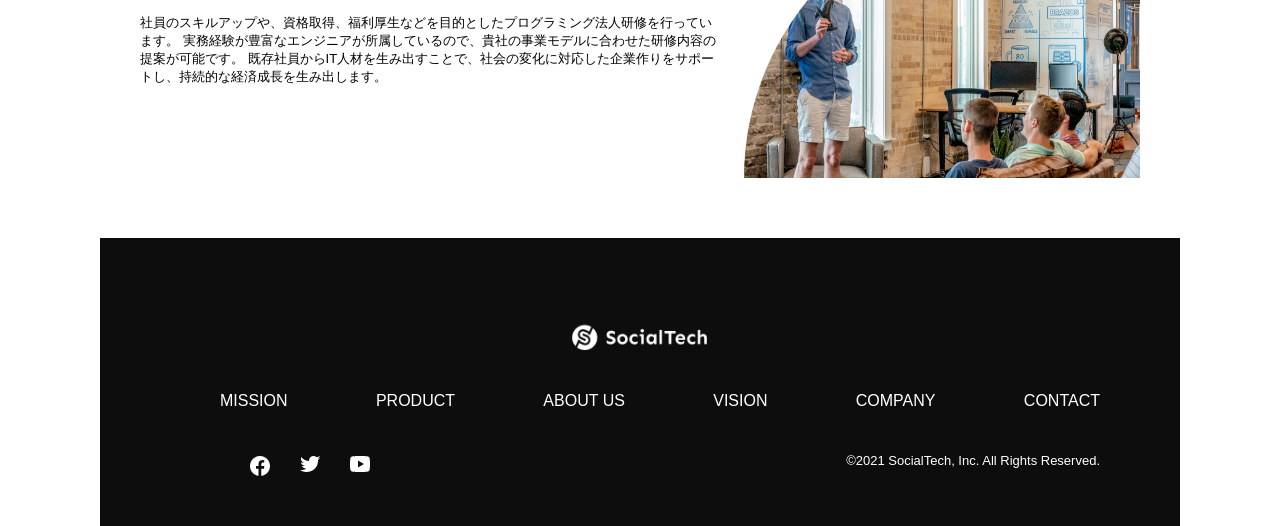
<file: socialtech/product.html>
<!DOCTYPE html>
<html>
  <head>
    <title>SocialTech-MISSIONミッション-</title>
    <meta charset="UTF-8">
    <meta name="description" content="SocialTechが目指す5つの目標（S2DGs）を紹介します">
    <meta name="viewport" content="width=device-width,initial-scale=1.0">
    <link rel="stylesheet" href="style.css">
  </head>
  <body>
    <header>
      <a href="index.html" id="logo"><img src="images/logo.png" alt="トップページに戻る"></a>
      <nav id="nav_pc">
        <ul>
          <li><a href="mission.html">MISSION</a></li>
          <li><a href="product.html">PRODUCT</a></li>
          <li><a href="index.html#aboutus">ABOUT US</a></li>
          <li><a href="index.html#vision">VISION</a></li>
          <li><a href="index.html#company">COMPANY</a></li>
          <li><a href="index.html#contact">CONTACT</a></li>
        </ul>
      </nav>

      <button id="menu-sp" onclick="document.getElementById('nav-sp').style.display = 'block'">
        <img src="images/button-menu.png">
      </button>
      <div id="nav-sp">
        <button id="close" onclick="document.getElementById('nav-sp').style.display = 'none'">
          <img src="images/button-close.png">
        </button>
        <nav>
          <ul>
            <li>
              <a id="logo-sp" href="index.html" onclick="document.getElementById('nav-sp').style.display = 'none'"><img src="images/logo-sp.png"></a>
            </li>
            <li><a class="menu" href="mission.html" onclick="document.getElementById('nav-sp').style.display = 'none'">MISSION</a></li>
            <li><a class="menu" href="product.html" onclick="document.getElementById('nav-sp').style.display = 'none'">PRODUCT</a></li>
            <li><a class="menu" href="index.html#aboutus" onclick="document.getElementById('nav-sp').style.display = 'none'">ABOUT US</a></li>
            <li><a class="menu" href="index.html#vision" onclick="document.getElementById('nav-sp').style.display = 'none'">VISION</a></li>
            <li><a class="menu" href="index.html#company" onclick="document.getElementById('nav-sp').style.display = 'none'">COMPANY</a></li>
            <li><a class="menu" href="index.html#contact" onclick="document.getElementById('nav-sp').style.display = 'none'">CONTACT</a></li>
          </ul>
        </nav>
        <div id="sns">
           <a href="https://www.facebook.com/sejuku2013">
             <img src="images/button-facebook.png" alt="Facebookのリンク">
           </a>
           <a href="https://twitter.com/samuraijuku">
             <img src="images/button-twitter.png" alt="Twitterのリンク">
           </a>
           <a href="https://www.youtube.com/channel/UCCFOQO5aDK0xXam4cUQXT8g">
             <img src="images/button-youtube.png" alt="YouTubeのリンク">
           </a>  
        </div>
      </div>
    </header>
    <section id="missionmain" id="productmain">
      <div class="mission_main__inner">
        <div class="mission_title">
          <h1>PRODUCT<br><span class="mission_title__sub">プロダクト</span></h1>
          <p>TOP>PRODUCT</p>
        </div> 
      </div>
    </section>
    <section class="product">
      <div class="product-innner">
        <img class="product-left" src="images/product/product-mantoman.png" alt="mantoman">
        <div class="product-innner2">
          <h2 class="product-h2">
            MAN TO MAN
          </h2>
          <h3 class="product-h3">
            プログラミング教育
          </h3>
          <p>2013年より日本で唯一の専属講師によるマンツーマンのプログラミングレッスンを開始。AI/人工知能コース・エンジニア転職コース・ウェブデザインコースを開設し、ICT教育全般のマンツーマン指導で誰もが生産的で働きがいのある職に付けるサポートをしています。 私たちは、創業当初からプログラミングを教えるのみならず、人生を変える手助けがしたい。という想いを大切にしてきました。
             ITに強くなりたい、エンジニアになりたい、アプリを作りたい。そんな方々の想いを一緒に叶えるスクールでありたい。と考えています。
             小中高生や女性、障害者向けのプログラムも用意し、質の高いICT教育をみんなに届けることで、貧困や不平等が無くなる社会を目指します。</p>
        </div>
       </div>
       <div class="product-innner">
        <div class="product-innner2">
          <h2 class="product-h2">
            MEDIA
          </h2>
          <h3 class="product-h3">
            プログラミング学習メディア
          </h3>
          <p>2015年より「SocialTech Blog」としてオウンドメディアを設立し、2020年現在月間600万PVの日本最大級のプログラミング学習サイトへと成長しました。
             新たにYouTubeチャンネルも開設し、無料で挫折せずにプログラミングを学べることを目指して、各チャネルで学習情報をやさしく発信。
             独学でエンジニアを目指す人には無料で良質な記事や動画コンテンツを提供し、短期間でキャリアチェンジしたい人はマンツーマンレッスンを選択できるよう、各々の要望に合わせた学習機会を創出しています。</p>
        </div>
        <img class="product-right" src="images/product/product-media.png" alt="media">
       </div>
       <div class="product-innner">
        <img class="product-left" src="images/product/product-career.png" alt="carrer">
        <div class="product-innner2">
          <h2 class="product-h2">
            CAREER
          </h2>
          <h3 class="product-h3">
            人材紹介事業
          </h3>
          <p>「誰もがエンジニアになれる」を叶えるため未経験からエンジニアへ転職するまでの全ての過程をサポートします。
              エンジニア転職に特化した履歴書や職務経歴書の書き方、面接対策を行い、豊富な求人の中から最適なキャリア選択を支援。
              転職希望者の目標に寄り添って強みやアピールポイントを整理し、転職活動を通して自身の成長を実感できるキャリア支援を行なっています。</p>
        </div>
       </div>
       <div class="product-innner">
        <div class="product-innner2">
          <h2 class="product-h2">
            B2B
          </h2>
          <h3 class="product-h3">
            法人研修事業
          </h3>
          <p>社員のスキルアップや、資格取得、福利厚生などを目的としたプログラミング法人研修を行っています。
             実務経験が豊富なエンジニアが所属しているので、貴社の事業モデルに合わせた研修内容の提案が可能です。
             既存社員からIT人材を生み出すことで、社会の変化に対応した企業作りをサポートし、持続的な経済成長を生み出します。</p>
        </div>
        <img src="images/product/product-b2b.png" alt="b2b" class="product-right">
       </div>
         
      </div>

    </section>
    <footer>
      <div class="footerlogo">
        <img src="images/logo-sp.png">
      </div>
      <ul>
        <li><a href="mission.html">MISSION</a></li>
        <li><a href="product.html">PRODUCT</a></li>
        <li><a href="#aboutus">ABOUT US</a></li>
        <li><a href="#vision">VISION</a></li>
        <li><a href="#company">COMPANY</a></li>
        <li><a href="#contact">CONTACT</a></li>
      </ul>
      <div class="footer2">
        <ul>
          <li><a href=""><img src="images/button-facebook.png"></a></li>
          <li><a hred=""><img src="images/button-twitter.png"></a></li>
          <li><a href=""><img src="images/button-youtube.png"></a></li>
        </ul>
        <p>&copy;2021 SocialTech, Inc. All Rights Reserved.</p>
      </div>
     </footer>
  </body>
</html>
</file>
<file: kadai_001/style.css>
*{
    box-sizing: border-box;
}
body{
  font-family: "Noto Sans JP", sans-serif;
  font-optical-sizing: auto;
  font-weight: nomal;
  font-style: normal;
}
/* header */
.header{
    width: 980px;
    margin: 0 auto;
    display: flex;
    justify-content: space-between;
    padding: 32px 16px;
    font-size: 34px;
    align-items: center;
}
.header-profile{
    border: solid 1px #000000;
    font-weight: bold;
    padding: 3px 19px;
}
.header-nav{
    color: #000000;
    font-weight: bold;
}
/* colorをaにするのはなんで */
.header-nav a{
    color: #000000;
    margin-left: 10px;
}
/* top */
.top img{
    width: 100%;
}
/* about */
#about{
    width: 980px;
    margin: 0 auto;
}
.h1{
    font-size: 34px;
    margin-top: 70px;
    text-align: center;
}
.about-inner{
    display: flex;
    margin: 70px auto;
    max-width: 820px;

}
.about-inner img{
    width: 280px;
    height: 280px;
    border-radius: 140px;
}
.about-profile{
    margin-left: 80px; 
}
.h3{
    margin-top: 60px;
    font-size: 24px;
}
.about-profile ul{
    font-size: 18px;
    margin-top: 20px;
    list-style-type: disc;
    margin-left: 40px;
}
.about-profile li{
    line-height: 25px;
}
/* works */
#Works{
    width: 752px;
    margin: 0 auto;
}
.works-inner{
    margin-top: 50px;
    display: flex;
    justify-content: space-between;
}
.works-inner2{
    width: 240px;
}
.works-inner2 img{
    width: 240px;
}
.works-inner2 p{
    font-size: 18px;
    line-height: 25px;
}
/* footer */
footer p{
    margin-top: 100px;
    margin-bottom: 20px;
    text-align: center;
    font-size: 18px;
}

@media screen and (max-width: 767px) {
    /* header */
.header{
    width: 100%;
    font-size: 21px;
}
.header-profile{
    font-size: 28px;
}
/* about */
#about{
    width: 100%;
    margin: 0px;
    padding: 0 20px;
}
.about-inner{
    flex-direction: column;
    max-width: 100%;
}
.about-inner img{
    margin: 0 auto;
}
.about-profile{
    margin: 0 auto;
}

/* works */
#Works{
    width: 100%;
    margin: 0px;
    padding: 0 20px;
}
.works-inner{
    margin-top: 50px;
    display: flex;
    flex-direction: column;
}
.works-inner2{
    width: 100%;
    margin-bottom: 30px;
}
.works-inner2 img{
    width: 100%;
}
.works-inner2 p{
    font-size: 18px;
    line-height: 25px;
}
/* footer */
footer p{
    margin-top: 50px;
}
    
}
</file>
<file: socialtech/style.css>
*{
  box-sizing: border-box;
}
p{
  font-size: 15px;
}
body{
  font-family: "Source Sans Pro","Hiragino Kaku Gothic ProN",Meiryo,Arial,sans-serif;
  max-width: 1080px;
  margin:0 auto;
}
/* なんで中央寄せのときbodyにmargin設定するのか */
header{
  display:flex;
  justify-content: space-between;
}
#nav_pc ul{
  font-size: 14px;
  display: flex;
  padding-left: 0px;
  list-style: none;
}
#nav_pc a{
  text-decoration: none;
  margin-left: 20px;
  color: #0d0d0d;
}
#nav_pc a:hover{
  text-decoration: underline;
}
#top{
  color: white;
  position: relative;
  height:400px;
}
#top .tytle{
  position: absolute;
  top: 0;
  left: 0;
  max-width: 620px;
  width: 100%;
  height: 100%;
  background-color: #2710d5;
  border-radius:0 0 476px 0;
  z-index: 11;
}
#top .tytle h1{
  margin-top:100px;
  margin-left: 50px;
  font-size:60px;
}
#top .tytle p{
  margin-left: 50px;
  font-size:28px;
}

#top img{
  position: absolute;
  top: 0;
  right: 0;
  max-width: 620px;
  border-radius: 476px 0 0 0 ;
  z-index: 10;
}
#mission{
  margin:80px auto;
}
/* autoいるのか */
#mission h2{
  margin-top: 40px;
}
#mission h3{
  font-size: 27px;
}
#mission h2::after{
  content: url(images/line.png);
  margin-left: 10px;
}
#mission .mission-part{
  display: flex;
}

#mission .mission-part >div{
  width: 50%;
  margin: 20px;
}
#mission .mission-img1{
  width: 100%;
}
#mission .mission-img2{
  width: 100%;
  margin-top: 20px;
}
#section{
  background-color: #fafafa;
  margin: 80px 0;
  padding: 10px 40px 0 40px;
}
#section h2::after{
  content: url(images/line.png);
  margin-left: 10px;
}
#section .section-flex{
  display: flex;
}
#section .section-right{
  width: 50%;
  margin-right: 20px;
}
#section .section-right >div{
  position: relative;
  height: 480px;
}
#section .section-left >div{
  position: relative;
  height: 480px;
}
#section .section-left{
  width: 50%;
  margin-left: 20px;
  margin-top: 50px;
}
#section .section-flex img{
  width: 100%;
}
#section .section1{
  background-color: #ffffff;
  position: absolute;
  left: 0px;
  bottom: 50px;
  margin: 0 40px;
  padding: 20px;
  box-shadow: 5px 5px 10px rgba(0,0,0,0.05);
}
#section .section1 span{
  color: #2710d5;
  font-weight: bold;
  font-size:16px;
}
#section .section1 h3{
  margin: 5px 0;
}
#section .section1 p{
  font-size: 14px;
}
#section .section-more{
  text-align: center;
}
#section .section-more a{
  position: relative;
  bottom: -42px;
}
#aboutus{
  margin:80px auto;
}
#aboutus >div{
  display: flex;
}
#aboutus .culture-img{
  width: 50%;
  align-self: flex-start;
}
/* なんでalign-self入れるか */

#aboutus .culture-img2{
  margin-top: 50px;
  width: 100%;
}
#aboutus table{
  margin-right: 50px;
}
#aboutus .culture-td{
  font-size: 80px;
  color: blue;
  padding-right: 20px;
}
#aboutus th{
  text-align: left;
}
#aboutus th{
  font-size:28px;
}
#aboutus .culture-th{
  font-size: 24px;
  color: blue;
  font-weight: bold;
}
#aboutus .culture-td2{
  margin: 0;
}
#vision >div{
  display: flex;
  justify-content: space-between;
  flex-wrap: wrap;
}
#vision .vision-box{
  width: 300px;
  height: 300px;
  margin-bottom: 30px;
  position: relative;
}
#vision img{
  width: 100%;
  position: relative;
  z-index: 30;
}
#vision .vision-box >div{
  position: absolute;
  top: 0;
  left: 0;
  z-index: 31;
  margin-right: 20px;
}
#vision .vision-box >div >h4{
  color: #2710d5;
  font-size: 19px;
  margin-top: 80px;
}
#vision .vision-box >div >h4::first-letter{
  font-size: 40px;
}
#vision .vision-box >div >h5{
  font-size: 20px;
  margin: 0;
}
#vision .viison-box >div >p{
  margin:10px 0 0 0 ;
}
/* #company .company-table >tr >th使えないのなんでか */
#company table{
  width: 100%;
}
#company .company-th1{
  border-top: solid 1px #2710d5;
}
#company .company-th{
  width: 10%;
  border-bottom: solid 1px #2710d5;
  padding:20px 0;
}
#company .company-td1{
  border-top: solid 1px gainsboro;
}
#company .company-td{
  border-bottom: solid 1px gainsboro;
  padding: 30px 30px;
}
#company >iframe{
  width: 100%;
  height: 368px;
  margin-top: 40px;
}
#contact form >div{
  display: flex;
}
#contact .contactform{
  width: 240px;
}
#contact .contact-label{
  font-weight: bold;
  font-size: 13px;
}
#contact .contact-label2{
  margin-left: 20px;
  color: #ce2222;
}
#contact .contact-box{
  height: 56px;
  background-color: #fafafa;
  border-bottom:solid 1px #707070;
  border-top:none;
  border-left:none;
  border-right:none;
  width: 400px;
  margin-bottom: 20px;
}
#contact .contact-textarea{
  height: 200px;
  background-color: #fafafa;
  border-bottom:solid 1px #707070;
  border-top:none;
  border-left:none;
  border-right:none;
  width: 400px;
  margin-bottom: 20px;
}
#contact .contact-input{
   height: 50px;
}

#contact form >input{
  margin-top: 20px;
  width: 240px;
}
#contact dl,p{
  font-size: 13px;
}
#contact dt{
  font-weight:bold;
}
#contact dd{
  margin: 0 0 16px 0;
}
#contact dd p{
  margin: 0;
}
#contact dd ul{
  padding-left:0;
}
footer{
  margin-top: 30px;
  background-color: #0d0d0d;
  padding: 80px 80px 30px 80px;
}
footer .footerlogo{
  text-align: center;
}
footer >ul{
  margin: 30px auto;
  display: flex;
  justify-content: space-between;
  color: white;
  list-style-type: none;
}
footer li a:link{
  text-decoration: none;
  color: white;
}
footer li a:hover{
  text-decoration: underline;
}
footer li a:visited{
  color: white;
}
.footer2{
  display: flex;
  justify-content: space-between;
  margin: 0px auto;
}
.footer2 ul{

  display: flex;
  list-style-type: none;
}
.footer2 ul li{
  margin-left: 30px;
}
.footer2 p{
  color: white;
}
#menu-sp, #nav-sp{
  display: none;
}

@media screen and (max-width: 767px) {
  #nav_pc{
    display: none;
  }
  #menu-sp{
    display: block;
    background-color: transparent;
    float: right;
    padding: 0;
    border: none;
  }
  #nav-sp{
    background-color: #2710d5;
    position: fixed;
    left: 0;
    top: 0;
    width: 100%;
    height: 100%;
    z-index: 100;
  }
  #close{
    position: absolute;
    top: 20px;
    right: 20px;
    background-color: transparent;
    border: none;
  }
  #nav-sp nav ul{
    padding-left: 0;
  }
  #nav-sp nav li{
    list-style-type: none;
  }
  #logo-sp{
    margin: 80px 0 30px 20px;
  }
  #nav-sp nav a{
    display: block;
    color: #ffffff
  }
  #nav-sp nav a:link{
    text-decoration: none;
  }
  #nav-sp nav a:hover{
    text-decoration: underline;
  }

  #nav-sp .menu{
    margin:0 20px 0 20px;
    height: 44px;
    background-image: url(images/arrow.png);
    background-repeat: no-repeat;
    background-position: right top;
  }
  #sns{
    margin: 180px auto 10px 20px;
  }
  #sns a{
    margin-right: 30px;
  }
  /* marginでもpaddingでもいいのか */
  #top{
    position: relative;
    height: 470px;
  }
  #top .tytle{
    text-align: center;
    height: 280px;
  }
  #top .tytle h1{
    font-size: 28px;
    margin-top: 90px;
    margin-left: 0;
  }
  #top .tytle p{
    margin: 0;
    font-size: 15px;
  }
  #top img{
    width: 100%;
    top: auto;
    bottom: 0;
  }
  #mission h2{
    margin: 15px 0 15px 0;
  }
  #mission h3{
    font-size: 24px;
    margin: 10px 0 0 0 ;
  }
  #mission{
    margin:20px 0;
    padding: 0 20px;
  }
  #mission .mission-part{
    flex-direction: column;
  }
  #mission .mission-part >div{
    width: 100%;
    margin: 0;
  }
  #section{
  background-color: #fafafa;
  margin: 80px 0;
  padding: 0px 20px 0px 20px;
}
  #section .section-flex{
    flex-direction: column;
  }
  #section .section-right{
  width: 100%;
  margin-right: 0px;
}
#section .section-right >div{
  height: auto;
  margin: 0;
}
#section .section-left >div{
  height: auto;
  margin: 0;
}
#section .section-left{
  width: 100%;
  margin-left: 0px;
  margin-top: 0px;
}
#section .section1{
  position: relative;
  margin: 0;
}
#section .section-more{
  text-align: left;
}
#aboutus{
  margin: 80px 20px;
}
#aboutus >div{
  flex-direction: column;
}
#aboutus .culture-img{
  width: 100%;
  order: 1;
}

#aboutus .culture-img2{
  margin-top: 0px;
}
#aboutus table{
  margin-right: 0px;
  padding-right: 0px;
  order: 2;
}

#aboutus th{
  font-size:16px;
}
#aboutus .culture-td{
  padding-right: 0px;
}
#vision{
  padding-left: 20px;
}
#vision img{
  position: absolute;
  top: 0;
  left: 0;
}
#vision .vision-box >div >h4{
  margin-top: 60px;
}
#vision .vision-box >div >h4::first-letter{
  font-size: 40px;
}
#vision .vision-box >div >h5{
  font-size: 20px;
  margin: 0;
}
#vision .viison-box >div >p{
  margin:0;
}
#company{
  padding:0 20px;
}


#company .company-th{
  width: 50px;
  padding:20px 0;
}
#company >iframe{
  height: 240px;
}
#contact{
  padding: 0 20px;
}
#contact form >div{
  display: flex;
  flex-direction: column;
}
#contact .contactform{
  width: 100%;
}
#contact .contact-box{
  width: 100%;
}
#contact .contact-textarea{
  width: 100%;
}

footer{
  margin-top: 30px;
  background-color: #0d0d0d;
  padding: 0 20px;
}
footer .footerlogo{
  padding-top: 30px;
  text-align: left;
}
footer >ul{
  flex-direction: column;
  padding: 0;
  margin:0;
}
footer >ul >li{
  padding:20px 0;
  background-image: url(images/arrow.png);
  background-repeat: no-repeat;
  background-position: center right;
}
/* padding-left40px聞いてるの何で？ */

.footer2{
  flex-direction: column;
  margin: 0px;
}
.footer2 ul{
  padding: 0;
}
.footer2 ul li{
  margin-left: 0px;
  margin-right: 30px;
}
}

/* なんでmarginとかpaddingじゃだめ？ */
#missionmain{
  background-image: url(images/mission/mission-main.png);
  background-repeat: no-repeat;
  background-position-y: center;
}
#missionmain .mission_title{
  background-color: #2710d5;
  color: #ffffff;
  border-radius: 0 248px 248px 0;
  width: 368px;
  height: 496px;  
  position: relative;
}
#missionmain h1{
  font-size: 80px;
  position: absolute;
  top: 0px;
  left: 100px;
}
#missionmain .mission_title__sub{
  font-size: 26px;
}
#missionmain .mission_title p{
  position: absolute;
  top: 350px;
  left: 100px;
}
#S2DGS{
  margin-top: 70px;
}
#S2DGS h2{
  color: #2710d5;
  font-size: 40px;
}
#S2DGS p{
  font-size: 15px;
}
#goals{
  padding: 20px;
  display: flex;
}
#goals .goals_img{
  width: 30%;
  padding: 20px;
}
#goals .goals_img img{
  width: 100%;
}
#goals .goals_detail{
  width: 70%;
  padding:20px;
}
#goals .goals_detail >div{
  display: flex;
  margin-bottom: 40px;
}
#goals .goals_detail img{
  margin:20px 20px;
}
.goals_detail span{
  font-size: 48px;
  color: #2710d5;
  font-weight: bold;
  margin: 0;
}
.goals_detail h3{
  font-size: 28px;
  margin: 0;
}
.goals_detail p{
  margin: 0;
}
@media screen and (max-width: 767px) {
  #missionmain{
    background-size: auto 208px ;
}
#missionmain .mission_title{
  background-color: #2710d5;
  color: #ffffff;
  border-radius: 0 125px 125px 0;
  width: 180px;
  height: 250px;  
  position: relative;
}
#missionmain h1{
  font-size: 40px;
  top: 0px;
  left: 20px;
}
#missionmain .mission_title__sub{
  font-size: 20px;
}
#missionmain .mission_title p{
  top: 200px;
  left: 20px;
}

#S2DGS{
  padding-left:20px;
  padding-right: 20px;
}

#S2DGS img{
  width: 100%;
}
#goals{
  flex-direction: column;
}
#goals .goals_img{
  width: 100%;
  padding: 0px;
}
#goals .goals_detail{
  width: 100%;
  padding:0px;
}
#goals .goals_detail >div{
  display: flex;
  flex-direction: column;
  /* margin-bottom: 40px; */
}
#goals .goals_detail img{
  margin:20px auto;
  width: 200px;
}
#goals .goals_img_right{
  order: 1;
}
#goals .goals_right{
  order: 2;
}
}
#missionmain #productmain{
  background-image: url(images/product/product-main.png);
  background-repeat: no-repeat;
  background-position-y: center;
}
.product{
  padding: 30px 20px;
  display: flex;
  flex-direction: column;
}
.product .product-innner{
  display: flex;
  margin-top: 20px;
}
.product img{
  width:40%;
  height: 280px;
  padding-right: 20px;
}
.product .product-left{
  border-radius:0 300px 0 0;
}
.product .product-right{
  border-radius:300px 0 0 0;
}
.product-innner2{
  padding: 20px ;
}
.product-h2{
  color:#2710d5;
  margin: 0;
}
.product-h2::after{
  content: url(images/line.png);
}
.product-h3{
  margin-top: 0px;
  font-size: 28px;
}
@media screen and (max-width: 767px) {
  
.product .product-innner{
  flex-direction: column;
}
.product img{
  width:100%;
  height: auto;
  padding-right: 0px;
  order: 1;
}
.product-innner2{
  padding: 0px ;
  order: 2;
}
.product-h2{
  margin-top: 10px;
}
.product-h2::after{
  content: url(images/line.png);
}
.product-h3{
  margin-top: 0px;
  font-size: 28px;
}
.product p{
  font-size: 15px;
}
}
</file>
<file: kadai_006/weather.css>
.heading{
    color: #ff0000;
}
</file>
